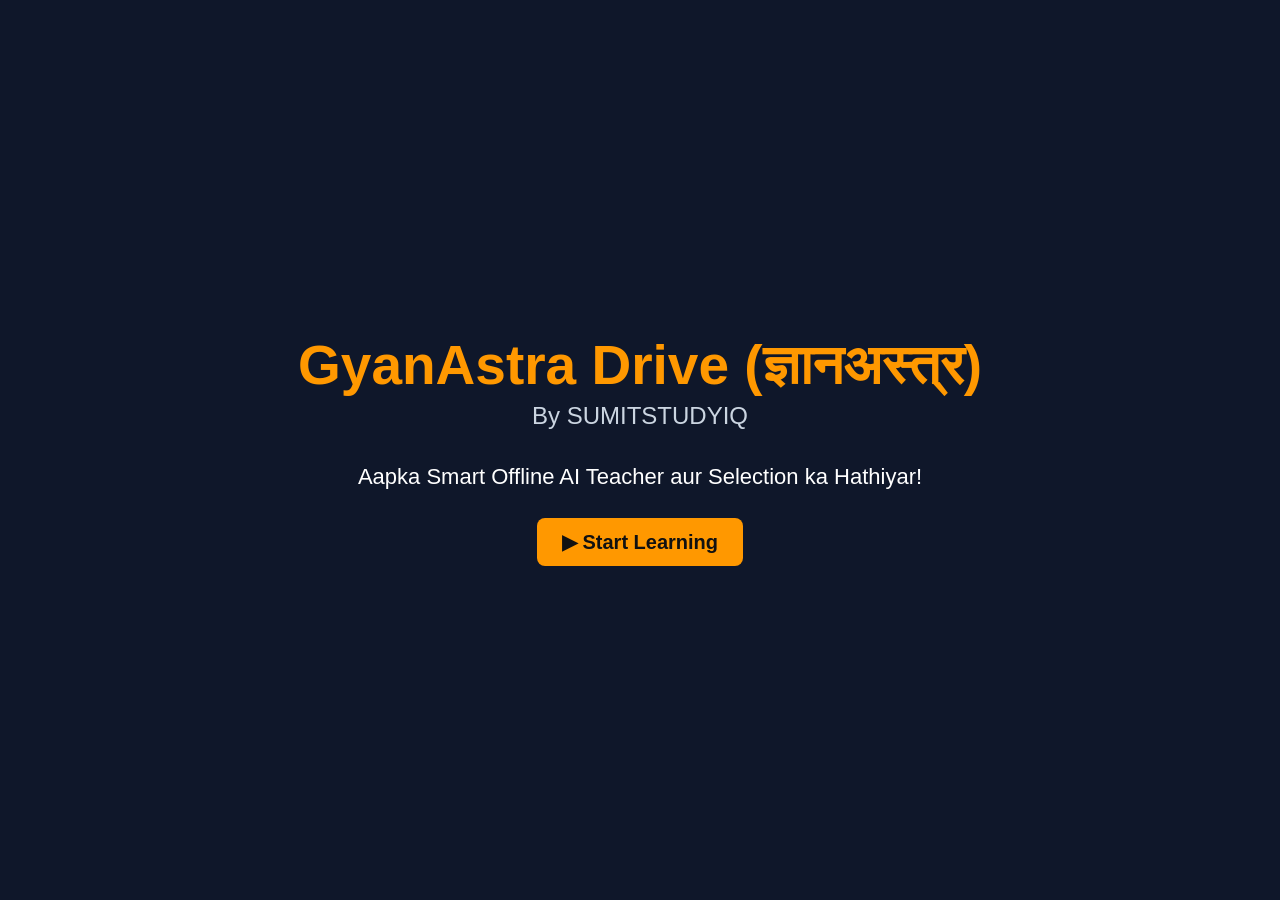
<file: index.html>
<!DOCTYPE html>
<html lang="en">
<head>
    <meta charset="UTF-8">

    <meta
        name="viewport"
        content="width=device-width, initial-scale=1.0"
    >

    <meta
        name="description"
        content="GyanAstra - Smart Learning Platform"
    >

    <meta name="theme-color" content="#0f172a">

    <title>GyanAstra Drive | SumitStudyIQ</title>

    <link rel="stylesheet" href="assets/css/style.css">
</head>

<body>

    <!-- Welcome Screen -->
    <main id="welcomeScreen">

        <h1 class="main-title">
            GyanAstra Drive (ज्ञानअस्त्र)
        </h1>

        <h2 class="sub-title">
            By SUMITSTUDYIQ
        </h2>

        <p class="tag-line">
            Aapka Smart Offline AI Teacher aur Selection ka Hathiyar!
        </p>

        <button
            type="button"
            class="btn-start"
            id="startLearningBtn"
        >
            ▶ Start Learning
        </button>

    </main>


    <!-- Loading Screen -->
    <section
        id="loadingScreen"
        aria-live="polite"
        aria-label="Loading GyanAstra"
    >

        <div
            class="logo-icon"
            aria-hidden="true"
        >
            🚀
        </div>

        <h1 class="app-title">
            GyanAstra
        </h1>

        <p class="loading-subtitle">
            Your Learning Platform
        </p>

        <div class="loading-box">

            <div
                class="loading-bar"
                id="rocketBar"
            ></div>

        </div>

        <div
            class="loading-text"
            id="statusText"
        >
            Initializing GyanAstra...
        </div>

    </section>


    <script src="./assets/js/app.js"></script>

</body>
</html>
</file>
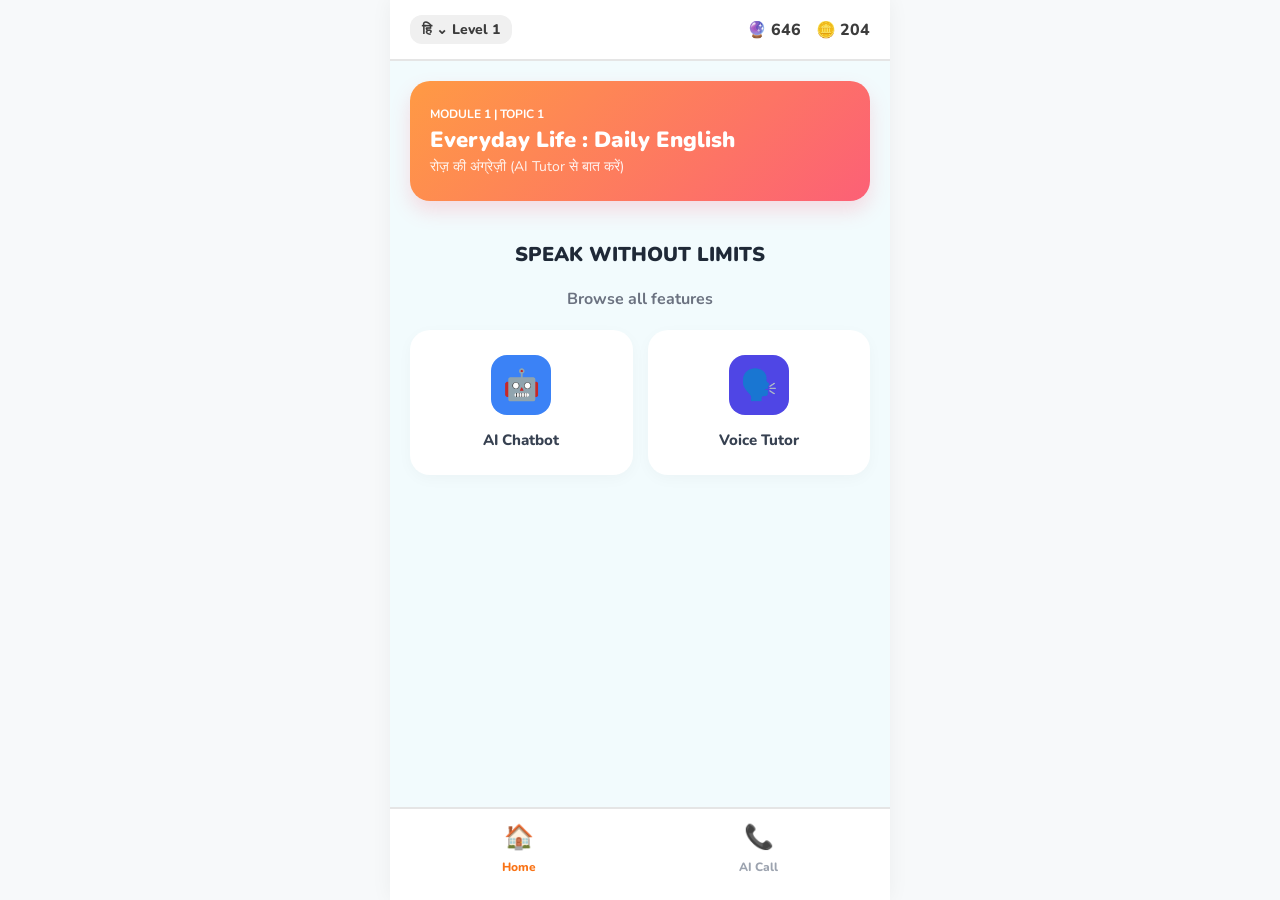
<file: ai-voice-intro.html>
<!DOCTYPE html>
<html lang="en">
<head>
    <meta charset="UTF-8">
    <meta name="viewport" content="width=device-width, initial-scale=1.0, maximum-scale=1.0, user-scalable=no">
    <title>GyanAstra - Premium UI & Working AI</title>
    <link href="https://fonts.googleapis.com/css2?family=Nunito:wght@400;600;700;800;900&display=swap" rel="stylesheet">
    <style>
        * { box-sizing: border-box; margin: 0; padding: 0; font-family: 'Nunito', sans-serif; user-select: none; -webkit-tap-highlight-color: transparent; }
        body { background: #f7f9fa; color: #3c3c3c; overflow: hidden; height: 100vh; display: flex; flex-direction: column; }
        
        .screen { display: none; flex-direction: column; height: 100vh; width: 100%; max-width: 500px; margin: 0 auto; position: relative; background: #ffffff; box-shadow: 0 0 20px rgba(0,0,0,0.05); }
        .screen.active { display: flex; animation: slideIn 0.3s ease; }
        @keyframes slideIn { from { opacity: 0; transform: translateX(20px); } to { opacity: 1; transform: translateX(0); } }

        /* Top Bar */
        .top-bar { display: flex; justify-content: space-between; align-items: center; padding: 15px 20px; background: #fff; border-bottom: 2px solid #e5e5e5; z-index: 10; }
        .lang-select { background: #f0f0f0; padding: 5px 12px; border-radius: 12px; font-weight: 800; font-size: 14px; }
        .stats-right { display: flex; gap: 15px; font-weight: 800; font-size: 16px; align-items: center; }
        .stat-icon { display: inline-flex; align-items: center; gap: 4px; }

        .dash-content { flex: 1; overflow-y: auto; padding: 20px; padding-bottom: 100px; background: #f2fbfd; }

        /* Module Header */
        .module-header {
            background: linear-gradient(135deg, #ff9a44, #fc6076);
            border-radius: 20px; padding: 25px 20px; color: white; margin-bottom: 30px;
            box-shadow: 0 10px 20px rgba(252, 96, 118, 0.2); cursor: pointer;
        }
        .module-subtitle { font-size: 12px; font-weight: 700; text-transform: uppercase; margin-bottom: 5px; }
        .module-title { font-size: 22px; font-weight: 900; line-height: 1.2; }
        .module-hindi { font-size: 14px; opacity: 0.9; margin-top: 4px; }

        /* Vertical Path */
        .path-container { position: relative; margin-left: 20px; padding-bottom: 20px; }
        .path-line { position: absolute; left: 32px; top: 0; bottom: 0; width: 4px; background: #fca5a5; z-index: 1; }
        
        .path-node { display: flex; align-items: center; gap: 15px; margin-bottom: 25px; position: relative; z-index: 2; cursor: pointer; }
        .node-icon-wrapper { position: relative; width: 68px; height: 68px; border-radius: 50%; background: white; border: 4px solid #ff9a44; display: grid; place-items: center; box-shadow: 0 4px 10px rgba(0,0,0,0.05); }
        .node-icon { font-size: 30px; }
        .node-check { position: absolute; bottom: -4px; right: -4px; background: #22c55e; color: white; width: 22px; height: 22px; border-radius: 50%; display: grid; place-items: center; font-size: 12px; border: 2px solid white; }
        
        .node-card { background: white; flex: 1; padding: 15px 20px; border-radius: 16px; box-shadow: 0 4px 15px rgba(0,0,0,0.04); border: 2px solid transparent; }
        .path-node.active .node-card { border-color: #ff9a44; }
        .node-title { font-size: 18px; font-weight: 800; color: #1f2937; }
        .node-subtitle { font-size: 13px; color: #6b7280; font-weight: 600; }

        /* Grid Categories */
        .section-title { text-align: center; font-size: 20px; font-weight: 900; color: #1f2937; margin: 40px 0 20px; }
        .grid-menu { display: grid; grid-template-columns: 1fr 1fr; gap: 15px; }
        .grid-item { background: white; border-radius: 20px; padding: 25px 15px; text-align: center; cursor: pointer; box-shadow: 0 4px 15px rgba(0,0,0,0.03); transition: 0.2s; }
        .grid-item:active { transform: translateY(4px); }
        .grid-icon { width: 60px; height: 60px; border-radius: 16px; display: grid; place-items: center; font-size: 30px; margin: 0 auto 15px; color: white; }
        .grid-title { font-size: 15px; font-weight: 800; color: #374151; }

        /* Bottom Nav */
        .bottom-nav { position: fixed; bottom: 0; left: 0; right: 0; max-width: 500px; margin: 0 auto; background: white; border-top: 2px solid #e5e5e5; display: flex; justify-content: space-around; padding: 12px 10px 25px; z-index: 100; }
        .nav-btn { background: none; border: none; display: flex; flex-direction: column; align-items: center; gap: 6px; color: #9ca3af; font-weight: 800; font-size: 12px; cursor: pointer; }
        .nav-btn i { font-size: 24px; font-style: normal; }
        .nav-btn.active { color: #f97316; }

        /* AI Chat Screen */
        .ai-chat-screen { background: #f0fdf4; flex: 1; display: flex; flex-direction: column; }
        .ai-chat-header { background: #22c55e; color: white; padding: 15px 20px; display: flex; align-items: center; gap: 15px; font-size: 20px; font-weight: 800; }
        .btn-close { background: none; border: none; color: white; font-size: 28px; cursor: pointer; }
        .chat-box { flex: 1; padding: 20px; overflow-y: auto; display: flex; flex-direction: column; gap: 15px; padding-bottom: 120px; }
        .msg { max-width: 80%; padding: 15px; border-radius: 16px; font-size: 16px; font-weight: 700; line-height: 1.4; }
        .msg-ai { background: white; border: 2px solid #e5e5e5; align-self: flex-start; color: #374151; }
        .msg-user { background: #22c55e; color: white; align-self: flex-end; }
        .ai-mic-area { position: fixed; bottom: 0; left: 0; right: 0; max-width: 500px; margin: 0 auto; background: white; padding: 20px; border-top: 2px solid #e5e5e5; text-align: center; z-index: 100; }
        .btn-mic-large { width: 70px; height: 70px; border-radius: 50%; background: #1cb0f6; border: none; border-bottom: 6px solid #1899d6; color: white; font-size: 28px; cursor: pointer; display: grid; place-items: center; margin: 0 auto; }
    </style>
</head>
<body>

    <!-- SCREEN 1: DASHBOARD -->
    <div id="screen-dashboard" class="screen active">
        <div class="top-bar">
            <div class="lang-select">हि ⌄ Level 1</div>
            <div class="stats-right">
                <div class="stat-icon">🔮 <span>646</span></div>
                <div class="stat-icon">🪙 <span>204</span></div>
            </div>
        </div>

        <div class="dash-content">
            <div class="module-header" onclick="openAIChat()">
                <div class="module-subtitle">MODULE 1 | TOPIC 1</div>
                <div class="module-title">Everyday Life : Daily English</div>
                <div class="module-hindi">रोज़ की अंग्रेज़ी (AI Tutor से बात करें)</div>
            </div>

            <div class="section-title">SPEAK WITHOUT LIMITS</div>
            <p style="text-align: center; color: #6b7280; margin-bottom: 20px; font-weight: 700;">Browse all features</p>
            
            <div class="grid-menu">
                <div class="grid-item" onclick="openAIChat()">
                    <div class="grid-icon" style="background:#3b82f6;">🤖</div><div class="grid-title">AI Chatbot</div>
                </div>
                <div class="grid-item" onclick="openAIChat()">
                    <div class="grid-icon" style="background:#4f46e5;">🗣️</div><div class="grid-title">Voice Tutor</div>
                </div>
            </div>
        </div>

        <div class="bottom-nav">
            <button class="nav-btn active" onclick="switchScreen('screen-dashboard')"><i>🏠</i>Home</button>
            <button class="nav-btn" onclick="openAIChat()"><i>📞</i>AI Call</button>
        </div>
    </div>

    <!-- SCREEN 2: AI CHAT SCREEN -->
    <div id="screen-ai" class="screen">
        <div class="ai-chat-screen">
            <div class="ai-chat-header">
                <button class="btn-close" onclick="switchScreen('screen-dashboard')">←</button>
                <span>GyanAstra AI Tutor</span>
            </div>
            
            <div class="chat-box" id="chat-history">
                <div class="msg msg-ai">🤖 Hello! I am your AI English Teacher. Type or use mic to chat with me!</div>
            </div>

            <div class="ai-mic-area">
                <p id="ai-mic-status" style="color:#6b7280; font-weight:800; margin-bottom:8px;">TAP MIC TO TALK</p>
                <button class="btn-mic-large" id="ai-mic-btn" onclick="toggleAIChatMic()">🎙️</button>
            </div>
        </div>
    </div>

    <script>
        const GEMINI_API_KEY = "YAHAN_APNI_API_KEY_PASTE_KAREIN"; // अपनी असली API Key यहाँ डालें

        function switchScreen(id) {
            document.querySelectorAll('.screen').forEach(s => s.classList.remove('active'));
            document.getElementById(id).classList.add('active');
            window.speechSynthesis.cancel();
        }

        function openAIChat() {
            switchScreen('screen-ai');
        }

        let aiSR;
        function toggleAIChatMic() {
            const SR = window.SpeechRecognition || window.webkitSpeechRecognition;
            if(!SR) return alert("Speech Recognition not supported in this browser!");

            if(!aiSR) {
                aiSR = new SR();
                aiSR.lang = 'en-US';
                aiSR.onresult = async (e) => {
                    let text = e.results[0][0].transcript;
                    document.getElementById('ai-mic-status').innerText = "TAP MIC TO TALK";
                    
                    appendChat('user', text);
                    let reply = await callGeminiAI(text);
                    appendChat('ai', reply);
                    speakText(reply);
                };
            }

            aiSR.start();
            document.getElementById('ai-mic-status').innerText = "Listening...";
        }

        async function callGeminiAI(userText) {
            if(GEMINI_API_KEY === "AQ.Ab8RN6LLgQaccWuoSsG8DrJxWIK_r0XpP1QpxhNT62pm4FbwvA" || GEMINI_API_KEY === "") {
                return "Please put your Gemini API key in the code first.";
            }

            const prompt = `You are a friendly Spoken English Teacher. The user said: "${userText}". Keep your reply under 2 sentences, correct grammar if wrong, and encourage them.`;
            try {
                const res = await fetch(`https://generativelanguage.googleapis.com/v1beta/models/gemini-1.5-flash:generateContent?key=${GEMINI_API_KEY}`, {
                    method: "POST", headers: { "Content-Type": "application/json" },
                    body: JSON.stringify({ contents: [{ parts: [{ text: prompt }] }] })
                });
                const data = await res.json();
                return data.candidates[0].content.parts[0].text;
            } catch(e) {
                return "Network error. Please check your internet connection.";
            }
        }

        function appendChat(role, text) {
            const box = document.getElementById('chat-history');
            let div = document.createElement('div');
            div.className = `msg msg-${role}`;
            div.innerText = (role === 'ai' ? '🤖 ' : '') + text;
            box.appendChild(div);
            box.scrollTop = box.scrollHeight;
        }

        function speakText(text) {
            if('speechSynthesis' in window) {
                window.speechSynthesis.cancel();
                let u = new SpeechSynthesisUtterance(text);
                u.lang = 'en-US'; u.rate = 0.9;
                window.speechSynthesis.speak(u);
            }
        }
    </script>
</body>
</html>
</file>
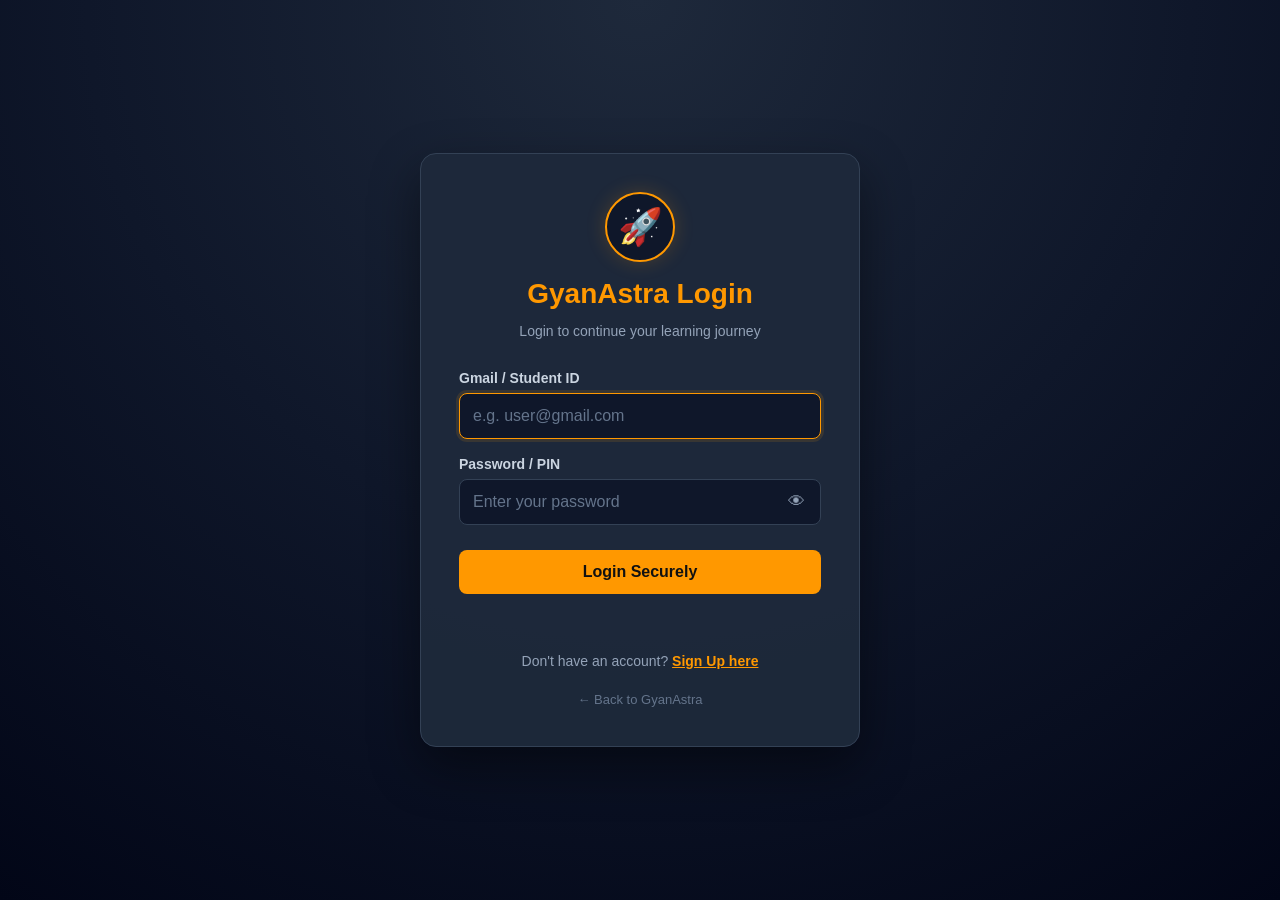
<file: categories.html>
<!DOCTYPE html>
<html lang="en">

<head>

    <meta charset="UTF-8">

    <meta
        name="viewport"
        content="width=device-width, initial-scale=1.0"
    >

    <meta
        name="description"
        content="GyanAstra Learning Categories"
    >

    <meta
        name="theme-color"
        content="#0f172a"
    >

    <title>Categories | GyanAstra</title>

    <link
        rel="stylesheet"
        href="./assets/css/categories.css"
    >

</head>


<body>

    <!-- =========================================
         APP HEADER
    ========================================== -->

    <header class="app-header">

        <div class="header-left">

            <button
                type="button"
                class="mobile-menu-btn"
                id="mobileMenuBtn"
                aria-label="Open menu"
            >
                ☰
            </button>

            <a
                href="./categories.html"
                class="brand"
            >
                <span class="brand-icon">🚀</span>

                <span>
                    <strong>GyanAstra</strong>
                    <small>SUMITSTUDYIQ</small>
                </span>
            </a>

        </div>


        <div class="header-actions">

            <button
                type="button"
                class="header-btn"
                id="notificationBtn"
                aria-label="Notifications"
            >
                🔔
            </button>

            <button
                type="button"
                class="profile-mini"
                id="profileBtn"
            >
                <span id="profileInitial">S</span>
            </button>

        </div>

    </header>


    <!-- =========================================
         APP LAYOUT
    ========================================== -->

    <div class="app-layout">


        <!-- =====================================
             SIDEBAR
        ====================================== -->

        <aside
            class="sidebar"
            id="sidebar"
        >

            <div class="sidebar-profile">

                <div
                    class="profile-avatar"
                    id="profileAvatar"
                >
                    S
                </div>

                <div class="profile-info">

                    <strong id="studentName">
                        Student
                    </strong>

                    <span>
                        Learner
                    </span>

                </div>

            </div>


            <nav class="main-nav">

                <a
                    href="./categories.html"
                    class="nav-item active"
                >
                    <span>🏠</span>
                    <span>Home</span>
                </a>


                <a
                    href="./courses.html"
                    class="nav-item"
                >
                    <span>📚</span>
                    <span>My Courses</span>
                </a>


                <a
                    href="#progress"
                    class="nav-item"
                >
                    <span>📊</span>
                    <span>My Progress</span>
                </a>


                <a
                    href="#practice"
                    class="nav-item"
                >
                    <span>🧠</span>
                    <span>Practice</span>
                </a>


                <a
                    href="#library"
                    class="nav-item"
                >
                    <span>📖</span>
                    <span>E-Library</span>
                </a>


                <a
                    href="./ai-voice-intro.html"
                    class="nav-item ai-nav"
                >
                    <span>🤖</span>
                    <span>AI Teacher</span>
                </a>

            </nav>


            <div class="sidebar-bottom">

                <button
                    type="button"
                    class="logout-btn"
                    id="logoutBtn"
                >
                    🚪 Logout
                </button>

            </div>

        </aside>


        <!-- =====================================
             MAIN CONTENT
        ====================================== -->

        <main class="main-content">


            <!-- =================================
                 WELCOME
            ================================== -->

            <section class="welcome-section">

                <div>

                    <span class="welcome-label">
                        WELCOME BACK 👋
                    </span>

                    <h1>
                        Hello,
                        <span id="welcomeName">
                            Student
                        </span>
                    </h1>

                    <p>
                        Aaj kya seekhna hai?
                        Apni learning journey continue karein.
                    </p>

                </div>


                <div class="daily-goal">

                    <div class="goal-icon">
                        🎯
                    </div>

                    <div>

                        <span>
                            Daily Goal
                        </span>

                        <strong>
                            <span id="dailyXP">
                                0
                            </span>
                            / 50 XP
                        </strong>

                    </div>

                </div>

            </section>


            <!-- =================================
                 STATS
            ================================== -->

            <section class="stats-grid">

                <div class="stat-card">

                    <div class="stat-icon orange">
                        🔥
                    </div>

                    <div>

                        <span>
                            Streak
                        </span>

                        <strong>
                            <span id="streakCount">
                                0
                            </span>
                            Days
                        </strong>

                    </div>

                </div>


                <div class="stat-card">

                    <div class="stat-icon blue">
                        ⭐
                    </div>

                    <div>

                        <span>
                            Total XP
                        </span>

                        <strong>
                            <span id="totalXP">
                                0
                            </span>
                        </strong>

                    </div>

                </div>


                <div class="stat-card">

                    <div class="stat-icon green">
                        📚
                    </div>

                    <div>

                        <span>
                            Courses
                        </span>

                        <strong>
                            <span id="courseCount">
                                0
                            </span>
                        </strong>

                    </div>

                </div>


                <div class="stat-card">

                    <div class="stat-icon purple">
                        🏆
                    </div>

                    <div>

                        <span>
                            Level
                        </span>

                        <strong>
                            <span id="studentLevel">
                                1
                            </span>
                        </strong>

                    </div>

                </div>

            </section>


            <!-- =================================
                 SECTION TITLE
            ================================== -->

            <section class="section-header">

                <div>

                    <span class="section-label">
                        LEARNING PATH
                    </span>

                    <h2>
                        Choose Your Learning
                    </h2>

                </div>


                <div class="search-box">

                    <span>
                        🔍
                    </span>

                    <input
                        type="search"
                        id="categorySearch"
                        placeholder="Search categories..."
                        autocomplete="off"
                    >

                </div>

            </section>


            <!-- =================================
                 CATEGORY GRID
            ================================== -->

            <section
                class="category-grid"
                id="categoryGrid"
            >


                <!-- UPSC FOUNDATION -->

                <article
                    class="category-card featured"
                    data-search="upsc foundation civil services gs foundation"
                >

                    <div class="card-top">

                        <div class="category-icon">
                            🎯
                        </div>

                        <span class="badge">
                            START HERE
                        </span>

                    </div>

                    <h3>
                        UPSC Foundation
                    </h3>

                    <p>
                        UPSC Civil Services की complete
                        foundation preparation शुरू करें।
                    </p>

                    <div class="card-meta">

                        <span>
                            📚 Multiple Courses
                        </span>

                        <span>
                            🎓 Beginner
                        </span>

                    </div>

                    <a
                        href="./courses.html?category=upsc-foundation"
                        class="card-btn"
                    >
                        Start Learning →
                    </a>

                </article>


                <!-- GS -->

                <article
                    class="category-card"
                    data-search="gs general studies general study polity history geography economy"
                >

                    <div class="card-top">

                        <div class="category-icon">
                            📖
                        </div>

                        <span class="badge blue-badge">
                            GS
                        </span>

                    </div>

                    <h3>
                        General Studies
                    </h3>

                    <p>
                        History, Geography, Polity,
                        Economy और Environment पढ़ें।
                    </p>

                    <div class="card-meta">

                        <span>
                            📚 GS Papers
                        </span>

                        <span>
                            🎯 UPSC
                        </span>

                    </div>

                    <a
                        href="./courses.html?category=general-studies"
                        class="card-btn"
                    >
                        Explore GS →
                    </a>

                </article>


                <!-- CURRENT AFFAIRS -->

                <article
                    class="category-card"
                    data-search="current affairs news daily current affairs newspaper"
                >

                    <div class="card-top">

                        <div class="category-icon">
                            📰
                        </div>

                        <span class="badge green-badge">
                            DAILY
                        </span>

                    </div>

                    <h3>
                        Current Affairs
                    </h3>

                    <p>
                        Daily current affairs,
                        important news और analysis।
                    </p>

                    <div class="card-meta">

                        <span>
                            📰 Daily
                        </span>

                        <span>
                            ⚡ Updated
                        </span>

                    </div>

                    <a
                        href="./courses.html?category=current-affairs"
                        class="card-btn"
                    >
                        Read Today →
                    </a>

                </article>


                <!-- MCQ -->

                <article
                    class="category-card"
                    data-search="mcq practice quiz questions answer test"
                >

                    <div class="card-top">

                        <div class="category-icon">
                            🧠
                        </div>

                        <span class="badge purple-badge">
                            PRACTICE
                        </span>

                    </div>

                    <h3>
                        MCQ Practice
                    </h3>

                    <p>
                        UPSC level MCQs solve करें और
                        अपनी preparation test करें।
                    </p>

                    <div class="card-meta">

                        <span>
                            📝 Practice
                        </span>

                        <span>
                            🏆 Score
                        </span>

                    </div>

                    <a
                        href="./courses.html?category=mcq"
                        class="card-btn"
                    >
                        Practice Now →
                    </a>

                </article>


                <!-- OPTIONAL -->

                <article
                    class="category-card"
                    data-search="optional subject optional subjects upsc sociology geography hindi"
                >

                    <div class="card-top">

                        <div class="category-icon">
                            🎓
                        </div>

                        <span class="badge orange-badge">
                            OPTIONAL
                        </span>

                    </div>

                    <h3>
                        Optional Subjects
                    </h3>

                    <p>
                        अपने UPSC optional subject की
                        preparation शुरू करें।
                    </p>

                    <div class="card-meta">

                        <span>
                            📚 Subjects
                        </span>

                        <span>
                            🎯 Advanced
                        </span>

                    </div>

                    <a
                        href="./courses.html?category=optional"
                        class="card-btn"
                    >
                        View Subjects →
                    </a>

                </article>


                <!-- TEST SERIES -->

                <article
                    class="category-card"
                    data-search="test series mock test upsc test exam"
                >

                    <div class="card-top">

                        <div class="category-icon">
                            🏆
                        </div>

                        <span class="badge red-badge">
                            TEST
                        </span>

                    </div>

                    <h3>
                        Test Series
                    </h3>

                    <p>
                        Full length tests और mock exams
                        देकर अपनी तैयारी check करें।
                    </p>

                    <div class="card-meta">

                        <span>
                            📝 Tests
                        </span>

                        <span>
                            📊 Ranking
                        </span>

                    </div>

                    <a
                        href="./courses.html?category=test-series"
                        class="card-btn"
                    >
                        Take Test →
                    </a>

                </article>


                <!-- E-LIBRARY -->

                <article
                    class="category-card"
                    data-search="library ebook pdf books notes study material"
                >

                    <div class="card-top">

                        <div class="category-icon">
                            📚
                        </div>

                        <span class="badge blue-badge">
                            LIBRARY
                        </span>

                    </div>

                    <h3>
                        E-Library
                    </h3>

                    <p>
                        Books, PDFs, notes और study
                        material एक जगह पाएँ।
                    </p>

                    <div class="card-meta">

                        <span>
                            📕 Books
                        </span>

                        <span>
                            📄 PDFs
                        </span>

                    </div>

                    <a
                        href="#library"
                        class="card-btn"
                    >
                        Open Library →
                    </a>

                </article>


                <!-- AI TEACHER -->

                <article
                    class="category-card ai-card"
                    data-search="ai teacher artificial intelligence voice teacher doubt tutor"
                >

                    <div class="card-top">

                        <div class="category-icon">
                            🤖
                        </div>

                        <span class="badge ai-badge">
                            AI
                        </span>

                    </div>

                    <h3>
                        AI Teacher
                    </h3>

                    <p>
                        AI Teacher से बात करें,
                        सवाल पूछें और अपनी learning
                        personalize करें।
                    </p>

                    <div class="card-meta">

                        <span>
                            🎙️ Voice
                        </span>

                        <span>
                            🧠 AI
                        </span>

                    </div>

                    <a
                        href="./ai-voice-intro.html"
                        class="card-btn"
                    >
                        Meet AI Teacher →
                    </a>

                </article>


                <!-- NO RESULT -->

                <div
                    class="no-results hidden"
                    id="noResults"
                >

                    <div>
                        🔍
                    </div>

                    <h3>
                        Category नहीं मिली
                    </h3>

                    <p>
                        Search बदलकर फिर कोशिश करें।
                    </p>

                </div>

            </section>


            <!-- =================================
                 QUICK AI SECTION
            ================================== -->

            <section class="ai-banner">

                <div class="ai-banner-icon">
                    🤖
                </div>

                <div class="ai-banner-content">

                    <span>
                        YOUR PERSONAL AI TEACHER
                    </span>

                    <h2>
                        Doubt है? AI Teacher से पूछो!
                    </h2>

                    <p>
                        Concept समझें, questions पूछें और
                        अपनी preparation को smart बनाएं।
                    </p>

                </div>

                <a
                    href="./ai-voice-intro.html"
                    class="ai-banner-btn"
                >
                    Start AI Teacher →
                </a>

            </section>


        </main>

    </div>


    <!-- Mobile overlay -->

    <div
        class="sidebar-overlay"
        id="sidebarOverlay"
    ></div>


    <script
        src="./assets/js/categories.js"
    ></script>

</body>

</html>
</file>
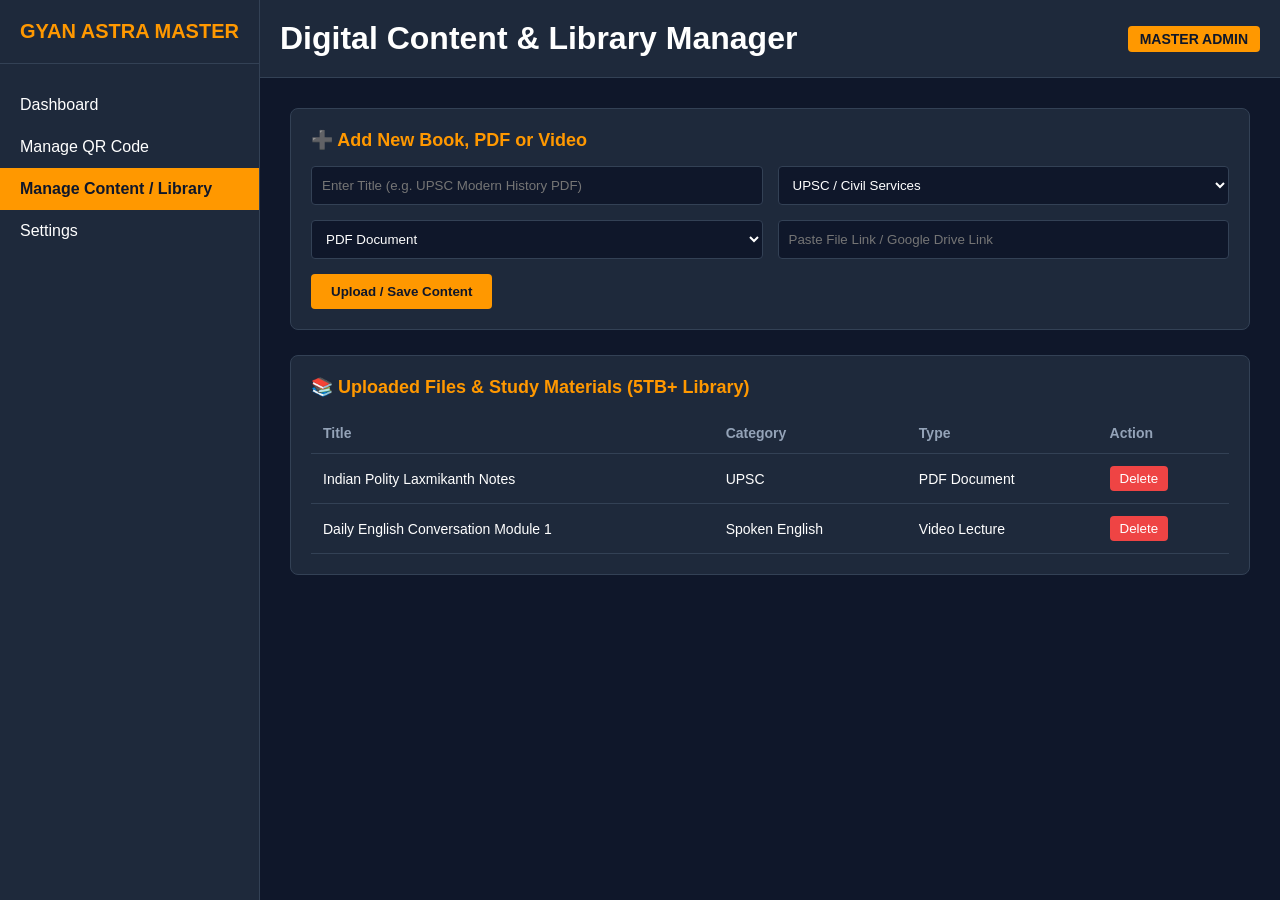
<file: content.html>
<!DOCTYPE html>
<html lang="en">
<head>
    <meta charset="UTF-8">
    <meta name="viewport" content="width=device-width, initial-scale=1.0">
    <title>GyanAstra Master | Manage Content</title>
    <style>
        * {
            margin: 0;
            padding: 0;
            box-sizing: border-box;
            font-family: 'Segoe UI', Tahoma, Geneva, Verdana, sans-serif;
        }
        body {
            background-color: #0f172a;
            color: #ffffff;
            height: 100vh;
            overflow: hidden;
            display: flex;
        }
        .sidebar {
            width: 260px;
            background-color: #1e293b;
            border-right: 1px solid #334155;
            display: flex;
            flex-direction: column;
            flex-shrink: 0;
        }
        .sidebar-brand {
            padding: 20px;
            font-size: 20px;
            font-weight: bold;
            color: #ff9800;
            border-bottom: 1px solid #334155;
            text-align: center;
        }
        .sidebar-menu {
            list-style: none;
            padding: 20px 0;
        }
        .sidebar-menu li {
            transition: 0.3s;
        }
        .sidebar-menu li a {
            color: #fff;
            text-decoration: none;
            display: block;
            padding: 12px 20px;
        }
        .sidebar-menu li:hover, .sidebar-menu li.active {
            background-color: #ff9800;
        }
        .sidebar-menu li:hover a, .sidebar-menu li.active a {
            color: #0f172a;
            font-weight: bold;
        }
        .main-content {
            flex: 1;
            display: flex;
            flex-direction: column;
            overflow-y: auto;
        }
        .header {
            padding: 20px;
            background-color: #1e293b;
            border-bottom: 1px solid #334155;
            display: flex;
            justify-content: space-between;
            align-items: center;
        }
        .admin-badge {
            background-color: #ff9800;
            color: #0f172a;
            padding: 5px 12px;
            border-radius: 4px;
            font-weight: bold;
            font-size: 14px;
        }
        .dashboard-body {
            padding: 30px;
        }
        .form-box, .table-section {
            background-color: #1e293b;
            padding: 20px;
            border-radius: 8px;
            border: 1px solid #334155;
            margin-bottom: 25px;
        }
        .form-box h2, .table-section h2 {
            margin-bottom: 15px;
            font-size: 18px;
            color: #ff9800;
        }
        .form-grid {
            display: grid;
            grid-template-columns: 1fr 1fr;
            gap: 15px;
            margin-bottom: 15px;
        }
        input, select {
            width: 100%;
            padding: 10px;
            background-color: #0f172a;
            border: 1px solid #334155;
            color: #fff;
            border-radius: 4px;
            outline: none;
        }
        .btn {
            background-color: #ff9800;
            color: #0f172a;
            border: none;
            padding: 10px 20px;
            font-weight: bold;
            border-radius: 4px;
            cursor: pointer;
        }
        table {
            width: 100%;
            border-collapse: collapse;
            text-align: left;
            margin-top: 10px;
        }
        th, td {
            padding: 12px;
            border-bottom: 1px solid #334155;
            font-size: 14px;
        }
        th {
            color: #94a3b8;
        }
    </style>
</head>
<body>

    <div class="sidebar">
        <div class="sidebar-brand">GYAN ASTRA MASTER</div>
        <ul class="sidebar-menu">
            <li><a href="index.html">Dashboard</a></li>
            <li><a href="index.html">Manage QR Code</a></li>
            <li class="active"><a href="content.html">Manage Content / Library</a></li>
            <li><a href="settings.html">Settings</a></li>
        </ul>
    </div>

    <div class="main-content">
        <div class="header">
            <h1>Digital Content & Library Manager</h1>
            <div class="admin-badge">MASTER ADMIN</div>
        </div>

        <div class="dashboard-body">
            <!-- Add New File Form -->
            <div class="form-box">
                <h2>➕ Add New Book, PDF or Video</h2>
                <div class="form-grid">
                    <input type="text" id="fileTitle" placeholder="Enter Title (e.g. UPSC Modern History PDF)">
                    <select id="fileCategory">
                        <option value="UPSC">UPSC / Civil Services</option>
                        <option value="SSC">SSC & State Exams</option>
                        <option value="Spoken English">Spoken English & Audio</option>
                        <option value="E-Book">General E-Books</option>
                    </select>
                </div>
                <div class="form-grid">
                    <select id="fileType">
                        <option value="PDF Document">PDF Document</option>
                        <option value="Video Lecture">Video Lecture</option>
                        <option value="Audio File">Audio File</option>
                    </select>
                    <input type="text" id="fileUrl" placeholder="Paste File Link / Google Drive Link">
                </div>
                <button class="btn" onclick="alert('Content Added to Library Successfully!')">Upload / Save Content</button>
            </div>

            <!-- Content List Table -->
            <div class="table-section">
                <h2>📚 Uploaded Files & Study Materials (5TB+ Library)</h2>
                <table>
                    <thead>
                        <tr>
                            <th>Title</th>
                            <th>Category</th>
                            <th>Type</th>
                            <th>Action</th>
                        </tr>
                    </thead>
                    <tbody>
                        <tr>
                            <td>Indian Polity Laxmikanth Notes</td>
                            <td>UPSC</td>
                            <td>PDF Document</td>
                            <td><button style="background: #ef4444; color:#fff; border:none; padding:5px 10px; border-radius:4px; cursor:pointer;">Delete</button></td>
                        </tr>
                        <tr>
                            <td>Daily English Conversation Module 1</td>
                            <td>Spoken English</td>
                            <td>Video Lecture</td>
                            <td><button style="background: #ef4444; color:#fff; border:none; padding:5px 10px; border-radius:4px; cursor:pointer;">Delete</button></td>
                        </tr>
                    </tbody>
                </table>
            </div>
        </div>
    </div>

</body>
</html>
</file>
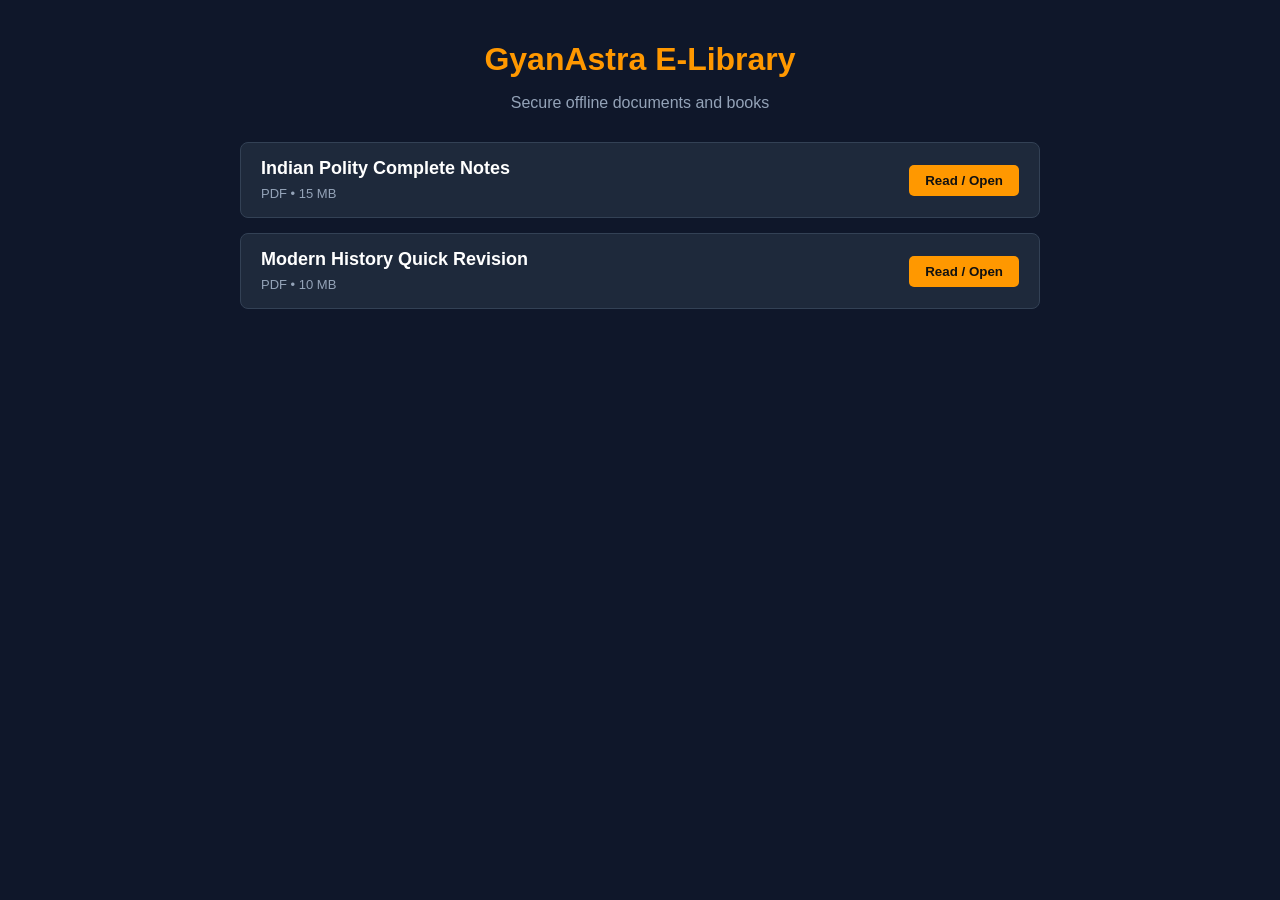
<file: e-library.html>
<!DOCTYPE html>
<html lang="en">
<head>
    <meta charset="UTF-8">
    <meta name="viewport" content="width=device-width, initial-scale=1.0">
    <title>E-Library | GyanAstra Drive</title>
    <style>
        body {
            margin: 0;
            padding: 20px;
            background-color: #0f172a;
            color: #ffffff;
            font-family: 'Segoe UI', Tahoma, Geneva, Verdana, sans-serif;
            min-height: 100vh;
            box-sizing: border-box;
        }
        h1 { color: #ff9800; text-align: center; margin-bottom: 10px; }
        .subtitle { text-align: center; color: #94a3b8; margin-bottom: 30px; }
        
        .book-list {
            max-width: 800px;
            margin: 0 auto;
            display: flex;
            flex-direction: column;
            gap: 15px;
        }
        .book-item {
            background: #1e293b;
            padding: 15px 20px;
            border-radius: 8px;
            display: flex;
            justify-content: space-between;
            align-items: center;
            border: 1px solid #334155;
        }
        .book-info h4 { margin: 0 0 5px 0; color: white; font-size: 18px; }
        .book-info span { font-size: 13px; color: #94a3b8; }
        .btn-download {
            background: #ff9800;
            color: #111;
            border: none;
            padding: 8px 16px;
            font-weight: bold;
            border-radius: 5px;
            cursor: pointer;
            transition: 0.2s;
        }
        .btn-download:hover { background: #e68a00; }

        @media screen and (max-width: 600px) {
            .book-item { flex-direction: column; align-items: flex-start; gap: 10px; }
            .btn-download { width: 100%; text-align: center; }
        }
    </style>
</head>
<body>
    <h1>GyanAstra E-Library</h1>
    <p class="subtitle">Secure offline documents and books</p>

    <div class="book-list">
        <div class="book-item">
            <div class="book-info">
                <h4>Indian Polity Complete Notes</h4>
                <span>PDF • 15 MB</span>
            </div>
            <button class="btn-download" onclick="alert('Opening Document...')">Read / Open</button>
        </div>
        <div class="book-item">
            <div class="book-info">
                <h4>Modern History Quick Revision</h4>
                <span>PDF • 10 MB</span>
            </div>
            <button class="btn-download" onclick="alert('Opening Document...')">Read / Open</button>
        </div>
    </div>
</body>
</html>
</file>
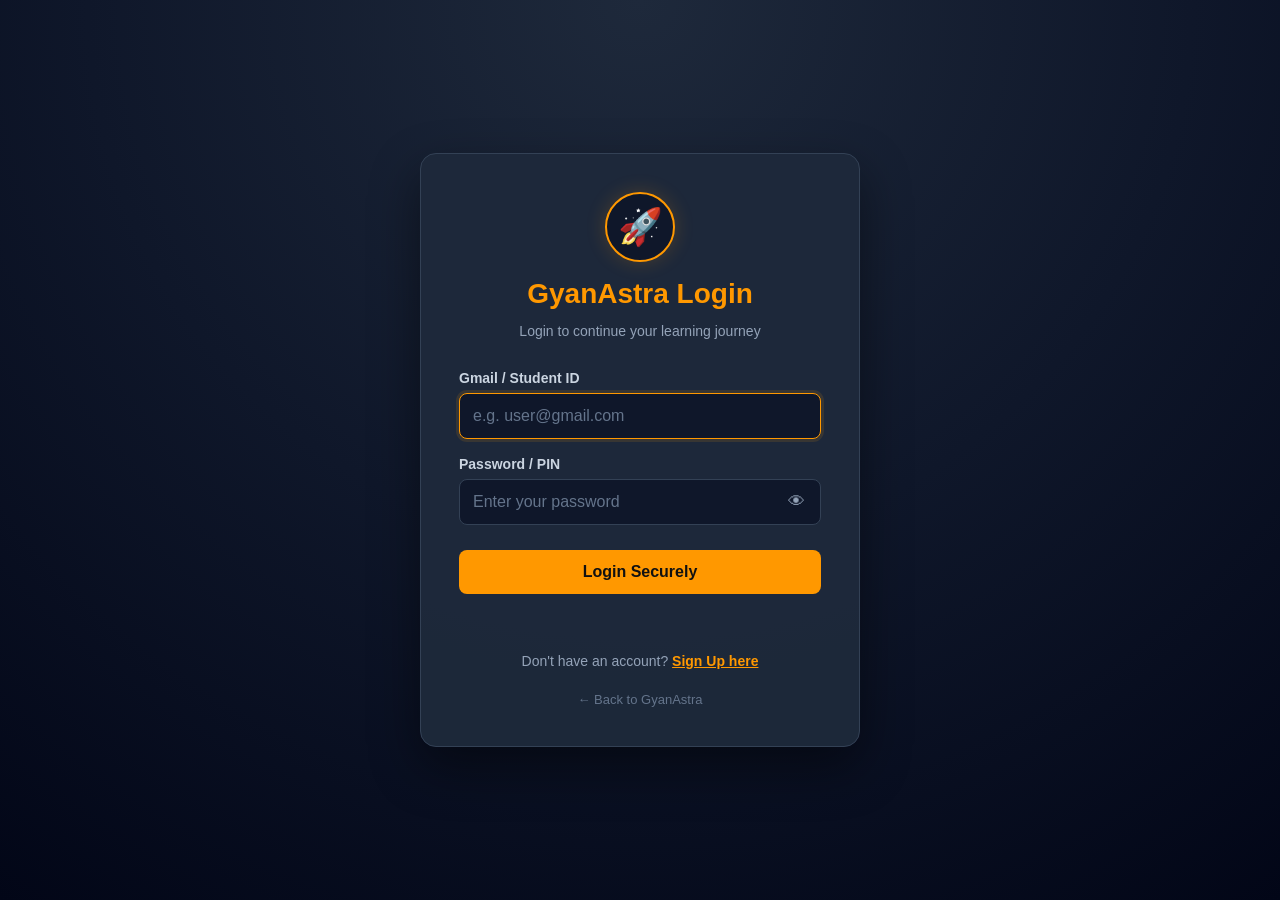
<file: login.html>
<!DOCTYPE html>
<html lang="en">

<head>

    <meta charset="UTF-8">

    <meta
        name="viewport"
        content="width=device-width, initial-scale=1.0"
    >

    <meta
        name="description"
        content="GyanAstra Drive Login and Sign Up"
    >

    <meta
        name="theme-color"
        content="#0f172a"
    >

    <title>Login & Sign Up | GyanAstra Drive</title>

    <!-- Login CSS -->
    <link
        rel="stylesheet"
        href="./assets/css/login.css"
    >

</head>


<body>

    <main class="login-card">

        <!-- =====================================
             LOGO
        ====================================== -->

        <div
            class="logo"
            aria-hidden="true"
        >
            🚀
        </div>


        <!-- =====================================
             LOGIN SECTION
        ====================================== -->

        <section id="loginSection">

            <h2>
                GyanAstra Login
            </h2>

            <p class="form-subtitle">
                Login to continue your learning journey
            </p>


            <!-- Email / Student ID -->

            <div class="input-group">

                <label for="loginEmail">
                    Gmail / Student ID
                </label>

                <input
                    type="text"
                    id="loginEmail"
                    placeholder="e.g. user@gmail.com"
                    autocomplete="username"
                    maxlength="100"
                >

            </div>


            <!-- Password -->

            <div class="input-group">

                <label for="loginPass">
                    Password / PIN
                </label>

                <div class="password-wrapper">

                    <input
                        type="password"
                        id="loginPass"
                        placeholder="Enter your password"
                        autocomplete="current-password"
                        maxlength="100"
                    >

                    <button
                        type="button"
                        class="password-toggle"
                        id="loginPasswordToggle"
                        aria-label="Show password"
                    >
                        👁
                    </button>

                </div>

            </div>


            <!-- Login Button -->

            <button
                type="button"
                class="btn-action"
                id="loginBtn"
            >
                Login Securely
            </button>


            <!-- Login Status -->

            <div
                id="loginStatus"
                class="status-message"
                aria-live="polite"
            ></div>


            <!-- Switch To Signup -->

            <div class="switch-text">

                Don't have an account?

                <button
                    type="button"
                    class="switch-button"
                    id="showSignupBtn"
                >
                    Sign Up here
                </button>

            </div>

        </section>


        <!-- =====================================
             SIGNUP SECTION
        ====================================== -->

        <section
            id="signupSection"
            class="hidden"
        >

            <h2>
                Create Account
            </h2>

            <p class="form-subtitle">
                Create your GyanAstra student account
            </p>


            <!-- Full Name -->

            <div class="input-group">

                <label for="signupName">
                    Full Name
                </label>

                <input
                    type="text"
                    id="signupName"
                    placeholder="e.g. Aman Kumar"
                    autocomplete="name"
                    maxlength="80"
                >

            </div>


            <!-- Email -->

            <div class="input-group">

                <label for="signupEmail">
                    Gmail Address
                </label>

                <input
                    type="email"
                    id="signupEmail"
                    placeholder="e.g. aman@gmail.com"
                    autocomplete="email"
                    maxlength="100"
                >

            </div>


            <!-- Password -->

            <div class="input-group">

                <label for="signupPass">
                    Create Password
                </label>

                <div class="password-wrapper">

                    <input
                        type="password"
                        id="signupPass"
                        placeholder="Minimum 6 characters"
                        autocomplete="new-password"
                        maxlength="100"
                    >

                    <button
                        type="button"
                        class="password-toggle"
                        id="signupPasswordToggle"
                        aria-label="Show password"
                    >
                        👁
                    </button>

                </div>

            </div>


            <!-- Confirm Password -->

            <div class="input-group">

                <label for="signupConfirmPass">
                    Confirm Password
                </label>

                <div class="password-wrapper">

                    <input
                        type="password"
                        id="signupConfirmPass"
                        placeholder="Re-enter your password"
                        autocomplete="new-password"
                        maxlength="100"
                    >

                    <button
                        type="button"
                        class="password-toggle"
                        id="confirmPasswordToggle"
                        aria-label="Show password"
                    >
                        👁
                    </button>

                </div>

            </div>


            <!-- Signup Button -->

            <button
                type="button"
                class="btn-action"
                id="signupBtn"
            >
                Register & Sign Up
            </button>


            <!-- Signup Status -->

            <div
                id="signupStatus"
                class="status-message"
                aria-live="polite"
            ></div>


            <!-- Switch To Login -->

            <div class="switch-text">

                Already have an account?

                <button
                    type="button"
                    class="switch-button"
                    id="showLoginBtn"
                >
                    Login here
                </button>

            </div>

        </section>


        <!-- =====================================
             BACK TO HOME
        ====================================== -->

        <a
            href="./index.html"
            class="back-home"
        >
            ← Back to GyanAstra
        </a>

    </main>


    <!-- Authentication JavaScript -->
    <script src="./assets/js/auth.js"></script>

</body>

</html>
</file>
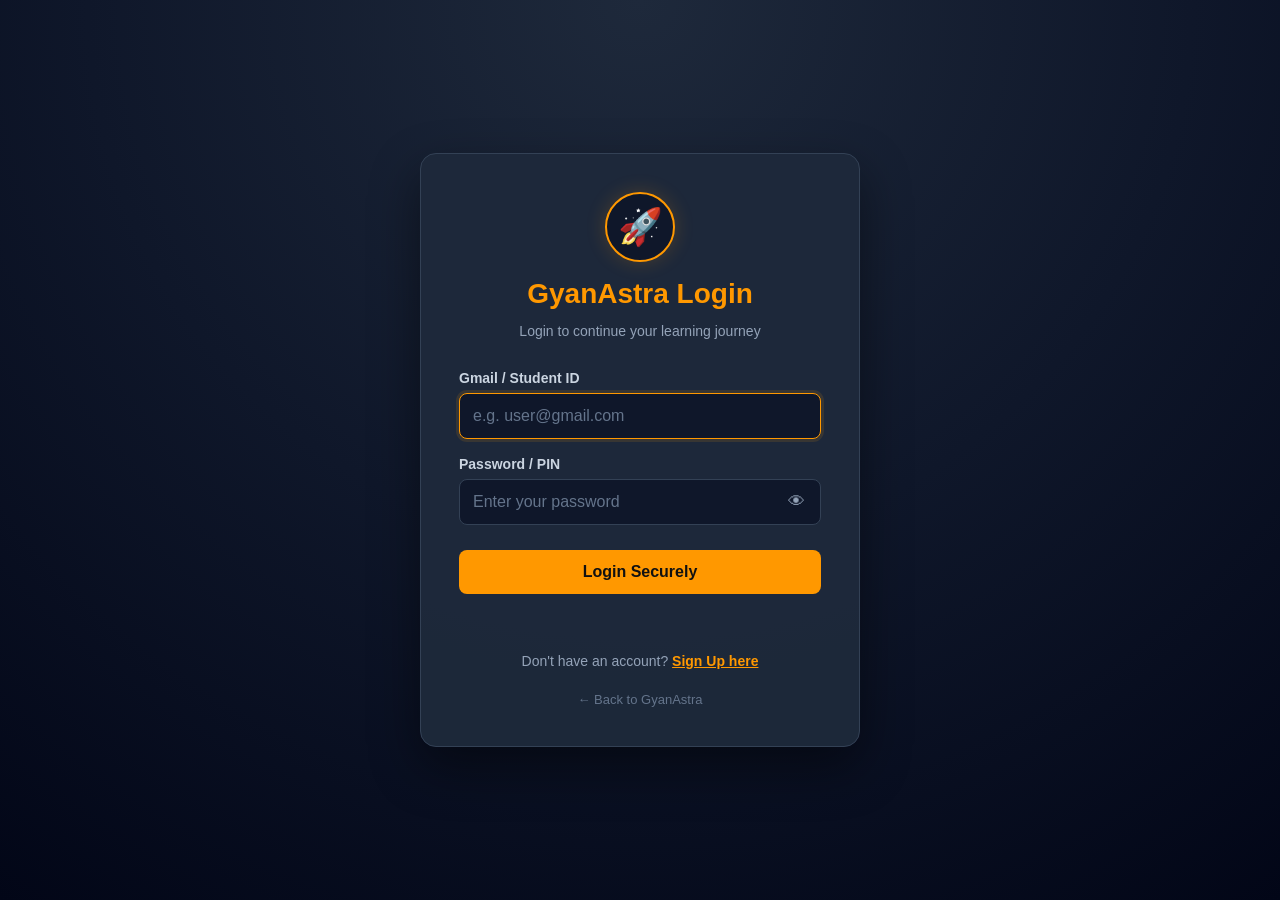
<file: subject.html>
<!DOCTYPE html>
<html lang="en">

<head>

    <meta charset="UTF-8">

    <meta
        name="viewport"
        content="width=device-width, initial-scale=1.0"
    >

    <meta
        name="description"
        content="GyanAstra Subject Lessons"
    >

    <title>Subject | GyanAstra</title>

    <link
        rel="stylesheet"
        href="./assets/css/subject.css"
    >

</head>


<body>


<!-- =========================================
     TOPBAR
     ========================================= -->

<header class="topbar">

    <div class="top-left">

        <a
            href="#"
            id="backButton"
            class="back-btn"
            aria-label="Back"
        >
            ←
        </a>


        <div class="brand">

            <span class="brand-icon">
                🚀
            </span>

            <div>

                <strong>
                    GyanAstra
                </strong>

                <small>
                    SUMITSTUDYIQ
                </small>

            </div>

        </div>

    </div>


    <div class="top-actions">

        <button
            id="notificationBtn"
            type="button"
            aria-label="Notifications"
        >
            🔔
        </button>


        <div
            class="user-avatar"
            id="userAvatar"
        >
            S
        </div>

    </div>

</header>



<!-- =========================================
     MAIN
     ========================================= -->

<main class="page">


    <!-- =====================================
         SUBJECT HERO
         ===================================== -->

    <section class="subject-hero">

        <div class="subject-hero-content">

            <span
                class="eyebrow"
                id="courseName"
            >
                COURSE
            </span>


            <h1 id="subjectTitle">
                Loading Subject...
            </h1>


            <p id="subjectDescription">
                Subject information loading...
            </p>


            <div class="subject-meta">

                <span id="lessonCount">
                    📚 0 Lessons
                </span>

                <span id="videoCount">
                    🎥 0 Videos
                </span>

                <span id="subjectProgress">
                    📈 0% Complete
                </span>

            </div>

        </div>


        <div
            class="subject-hero-icon"
            id="subjectIcon"
        >
            📚
        </div>

    </section>



    <!-- =====================================
         LESSON HEADER
         ===================================== -->

    <section class="content-heading">

        <div>

            <span class="section-label">
                LEARNING PATH
            </span>

            <h2>
                Chapters & Lessons
            </h2>

        </div>


        <span
            id="chapterCount"
            class="count"
        >
            0 Chapters
        </span>

    </section>



    <!-- =====================================
         CHAPTERS
         ===================================== -->

    <section
        class="chapters"
        id="chaptersContainer"
    ></section>



    <!-- =====================================
         LOADING
         ===================================== -->

    <div
        class="loading"
        id="loading"
    >

        <div class="spinner"></div>

        <p>
            Subject content loading...
        </p>

    </div>



    <!-- =====================================
         EMPTY
         ===================================== -->

    <div
        class="empty hidden"
        id="emptyState"
    >

        <div class="empty-icon">
            📚
        </div>


        <h3>
            Subject Content Not Found
        </h3>


        <p id="emptyMessage">
            इस subject का content उपलब्ध नहीं है।
        </p>


        <a
            href="./courses.html"
            class="back-btn-large"
        >
            ← Back to Courses
        </a>

    </div>


</main>



<!-- =========================================
     JAVASCRIPT
     ========================================= -->

<script src="./assets/js/subject.js"></script>


</body>

</html>
</file>
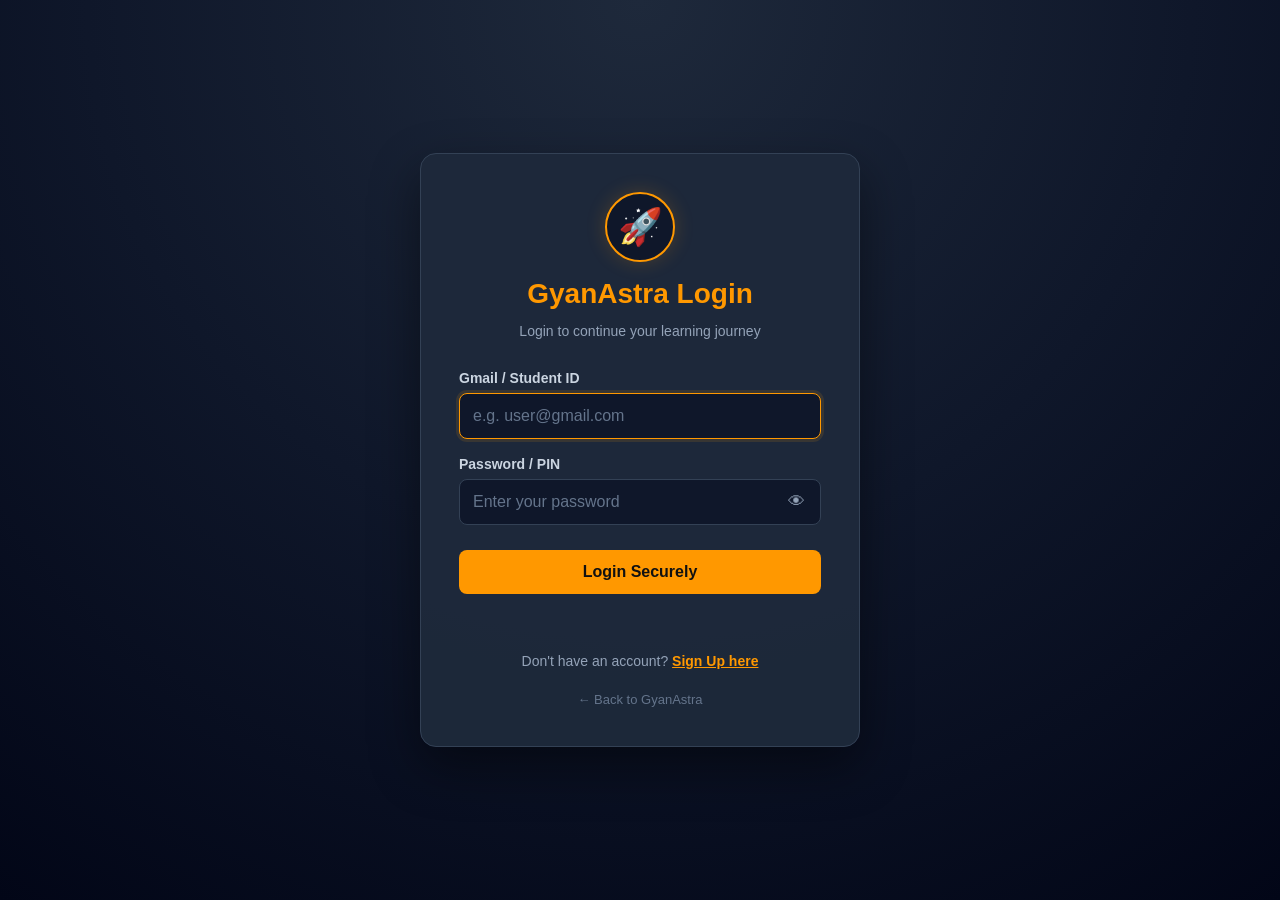
<file: GyanAstra/www/course-details.html>
<!DOCTYPE html>
<html lang="en">

<head>

    <meta charset="UTF-8">

    <meta
        name="viewport"
        content="width=device-width, initial-scale=1.0"
    >

    <meta
        name="description"
        content="GyanAstra Course Details"
    >

    <title>Course Details | GyanAstra</title>

    <link
        rel="stylesheet"
        href="./assets/css/course-details.css"
    >

</head>


<body>


<!-- =========================================
     TOPBAR
     ========================================= -->

<header class="topbar">

    <div class="top-left">

        <a
            href="./courses.html"
            class="back-btn"
            aria-label="Back"
        >
            ←
        </a>


        <div class="brand">

            <span class="brand-icon">
                🚀
            </span>

            <div>

                <strong>
                    GyanAstra
                </strong>

                <small>
                    SUMITSTUDYIQ
                </small>

            </div>

        </div>

    </div>


    <div class="top-actions">

        <button
            id="notificationBtn"
            type="button"
            aria-label="Notifications"
        >
            🔔
        </button>


        <div
            class="user-avatar"
            id="userAvatar"
        >
            S
        </div>

    </div>

</header>



<!-- =========================================
     MAIN
     ========================================= -->

<main class="page">


    <!-- =====================================
         COURSE HERO
         ===================================== -->

    <section
        class="course-hero"
        id="courseHero"
    >

        <div class="course-hero-content">

            <span
                class="course-category"
                id="courseCategory"
            >
                COURSE
            </span>


            <h1 id="courseTitle">
                Loading Course...
            </h1>


            <p id="courseDescription">
                Course information loading...
            </p>


            <div class="course-meta">

                <span id="courseLevel">
                    🎓 Beginner
                </span>

                <span id="courseLessons">
                    📚 0 Lessons
                </span>

                <span id="courseDuration">
                    ⏱️ 0 Hours
                </span>

                <span id="courseType">
                    🆓 Free
                </span>

            </div>


            <div class="progress-wrapper">

                <div class="progress-header">

                    <span>
                        Your Progress
                    </span>

                    <strong id="courseProgress">
                        0%
                    </strong>

                </div>


                <div class="progress-bar">

                    <div
                        class="progress-fill"
                        id="progressFill"
                    ></div>

                </div>

            </div>

        </div>


        <div class="course-hero-icon">
            📚
        </div>

    </section>



    <!-- =====================================
         COURSE CONTENT HEADER
         ===================================== -->

    <section class="content-heading">

        <div>

            <span class="section-label">
                COURSE CONTENT
            </span>

            <h2>
                Subjects & Lessons
            </h2>

        </div>


        <span
            id="subjectCount"
            class="count"
        >
            0 Subjects
        </span>

    </section>



    <!-- =====================================
         SUBJECTS
         ===================================== -->

    <section
        class="subjects-grid"
        id="subjectsGrid"
    >
    </section>



    <!-- =====================================
         LOADING
         ===================================== -->

    <div
        class="loading"
        id="loading"
    >

        <div class="spinner"></div>

        <p>
            Course content loading...
        </p>

    </div>



    <!-- =====================================
         EMPTY / ERROR
         ===================================== -->

    <div
        class="empty hidden"
        id="emptyState"
    >

        <div class="empty-icon">
            📚
        </div>

        <h3>
            Course Content Coming Soon
        </h3>

        <p>
            Is course ka detailed content
            jaldi available hoga.
        </p>

        <a
            href="./courses.html"
            class="back-course-btn"
        >
            ← Back to Courses
        </a>

    </div>


</main>



<!-- =========================================
     JAVASCRIPT
     ========================================= -->

<script src="./assets/js/course-details.js"></script>


</body>

</html>
</file>
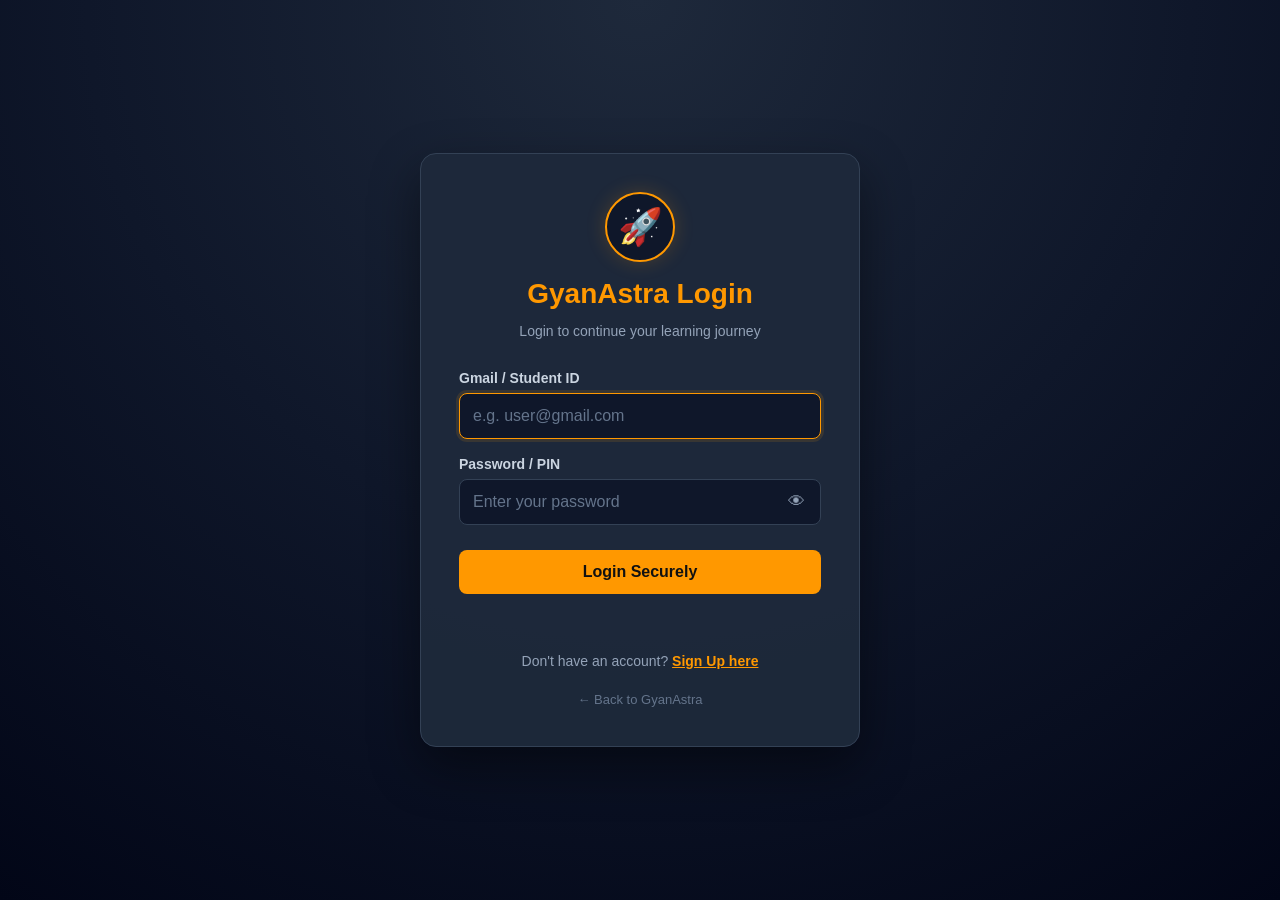
<file: GyanAstra/www/courses.html>
<!DOCTYPE html>
<html lang="en">
<head>
    <meta charset="UTF-8">
    <meta name="viewport" content="width=device-width, initial-scale=1.0">

    <meta name="description" content="GyanAstra Courses">

    <title>Courses | GyanAstra</title>

    <link rel="stylesheet" href="./assets/css/courses.css">
</head>

<body>

<header class="topbar">

    <div class="top-left">

        <a href="./categories.html" class="back-btn">
            ←
        </a>

        <div class="brand">
            <span class="brand-icon">🚀</span>

            <div>
                <strong>GyanAstra</strong>
                <small>SUMITSTUDYIQ</small>
            </div>
        </div>

    </div>

    <div class="top-actions">

        <button id="notificationBtn">
            🔔
        </button>

        <div class="user-avatar" id="userAvatar">
            S
        </div>

    </div>

</header>


<main class="page">

    <!-- HERO -->

    <section class="hero">

        <div>

            <span class="eyebrow">
                LEARNING PATH
            </span>

            <h1 id="pageTitle">
                All Courses
            </h1>

            <p id="pageDescription">
                Apni preparation ke liye course choose karein.
            </p>

        </div>

        <div class="hero-icon">
            📚
        </div>

    </section>


    <!-- FILTER -->

    <section class="filter-area">

        <div class="search">

            <span>🔍</span>

            <input
                type="search"
                id="courseSearch"
                placeholder="Search courses..."
            >

        </div>


        <select id="levelFilter">

            <option value="all">
                All Levels
            </option>

            <option value="beginner">
                Beginner
            </option>

            <option value="intermediate">
                Intermediate
            </option>

            <option value="advanced">
                Advanced
            </option>

        </select>


        <select id="typeFilter">

            <option value="all">
                All Courses
            </option>

            <option value="free">
                Free
            </option>

            <option value="premium">
                Premium
            </option>

        </select>

    </section>


    <!-- COURSE COUNT -->

    <div class="course-heading">

        <div>

            <span class="section-label">
                COURSES
            </span>

            <h2>
                Available Courses
            </h2>

        </div>

        <span id="courseCount">
            0 Courses
        </span>

    </div>


    <!-- COURSE GRID -->

    <section
        class="course-grid"
        id="courseGrid"
    ></section>


    <!-- LOADING -->

    <div
        class="loading"
        id="loading"
    >
        <div class="spinner"></div>

        <p>
            Courses loading...
        </p>
    </div>


    <!-- EMPTY -->

    <div
        class="empty hidden"
        id="emptyState"
    >

        <div>
            🔍
        </div>

        <h3>
            Course नहीं मिला
        </h3>

        <p>
            Search या filter बदलकर फिर कोशिश करें।
        </p>

    </div>


</main>


<script src="./assets/js/courses.js"></script>

</body>
</html>
</file>
<file: assets/css/style.css>
/* =========================================
   GLOBAL
========================================= */

* {
    box-sizing: border-box;
}

html,
body {
    width: 100%;
    min-height: 100%;
}

body {
    margin: 0;
    padding: 20px;

    min-height: 100vh;

    background-color: #0f172a;

    color: #ffffff;

    font-family:
        "Segoe UI",
        Tahoma,
        Geneva,
        Verdana,
        sans-serif;

    display: flex;
    flex-direction: column;

    justify-content: center;
    align-items: center;

    overflow-x: hidden;
}


/* =========================================
   WELCOME SCREEN
========================================= */

#welcomeScreen {
    width: 100%;
    max-width: 800px;

    text-align: center;

    animation:
        fadeIn 1s ease-in-out;
}


.main-title {
    margin: 0 0 5px;

    color: #ff9800;

    font-size: 55px;
    line-height: 1.15;

    font-weight: 700;
}


.sub-title {
    margin: 0;

    color: #cbd5e1;

    font-size: 24px;
    font-weight: 500;
}


.tag-line {
    margin: 30px 0 0;

    padding: 0 10px;

    color: #ffffff;

    font-size: 22px;
    line-height: 1.5;
}


/* =========================================
   START BUTTON
========================================= */

.btn-start {
    margin-top: 25px;

    padding: 12px 25px;

    border: none;
    border-radius: 8px;

    background-color: #ff9800;

    color: #111111;

    font-size: 20px;
    font-weight: 700;

    cursor: pointer;

    transition:
        background-color 0.3s ease,
        transform 0.3s ease,
        box-shadow 0.3s ease;
}


.btn-start:hover {
    background-color: #e68a00;

    transform: scale(1.05);

    box-shadow:
        0 0 15px rgba(255, 152, 0, 0.4);
}


.btn-start:focus-visible {
    outline: 3px solid #ffffff;

    outline-offset: 4px;
}


.btn-start:disabled {
    opacity: 0.7;

    cursor: not-allowed;
}


/* =========================================
   LOADING SCREEN
========================================= */

#loadingScreen {
    width: 100%;
    max-width: 800px;

    text-align: center;

    display: none;
}


.logo-icon {
    margin-bottom: 20px;

    font-size: 80px;

    animation:
        float 3s ease-in-out infinite;
}


.app-title {
    margin: 0;

    color: #ff9800;

    font-size: 40px;

    font-weight: 700;

    letter-spacing: 2px;
}


.loading-subtitle {
    margin: 10px 0 0;

    color: #94a3b8;

    font-size: 16px;
}


/* =========================================
   LOADING BAR
========================================= */

.loading-box {
    width: 300px;
    height: 6px;

    margin: 40px auto 0;

    background: #1e293b;

    border-radius: 10px;

    overflow: hidden;
}


.loading-bar {
    width: 0%;
    height: 100%;

    background: #3b82f6;

    border-radius: 10px;

    box-shadow:
        0 0 10px #3b82f6;
}


.loading-text {
    margin-top: 15px;

    color: #3b82f6;

    font-size: 14px;

    font-weight: 700;

    animation:
        pulseText 1.5s infinite;
}


/* =========================================
   ANIMATIONS
========================================= */

@keyframes fadeIn {

    0% {
        opacity: 0;

        transform:
            scale(0.9);
    }

    100% {
        opacity: 1;

        transform:
            scale(1);
    }
}


@keyframes float {

    0% {
        transform:
            translateY(0);
    }

    50% {
        transform:
            translateY(-15px);
    }

    100% {
        transform:
            translateY(0);
    }
}


@keyframes loadProgress {

    0% {
        width: 0%;
    }

    30% {
        width: 40%;
    }

    70% {
        width: 80%;
    }

    100% {
        width: 100%;
    }
}


@keyframes pulseText {

    0%,
    100% {
        opacity: 1;
    }

    50% {
        opacity: 0.5;
    }
}


/* =========================================
   TABLET
========================================= */

@media screen and
(min-width: 601px) and
(max-width: 1024px) {

    .main-title {
        font-size: 45px;
    }

    .sub-title {
        font-size: 21px;
    }

    .tag-line {
        font-size: 19px;
    }
}


/* =========================================
   MOBILE
========================================= */

@media screen and
(max-width: 600px) {

    body {
        padding: 15px;
    }

    .main-title {
        font-size: 32px;
    }

    .sub-title {
        font-size: 18px;
    }

    .tag-line {
        font-size: 16px;
    }

    .btn-start {
        padding: 10px 20px;

        font-size: 16px;
    }

    .logo-icon {
        font-size: 60px;
    }

    .app-title {
        font-size: 28px;
    }

    .loading-box {
        width: 220px;
    }
}


/* =========================================
   LARGE DESKTOP
========================================= */

@media screen and
(min-width: 1440px) {

    .main-title {
        font-size: 70px;
    }

    .sub-title {
        font-size: 30px;
    }

    .tag-line {
        font-size: 26px;
    }

    .btn-start {
        padding: 15px 35px;

        font-size: 24px;
    }

    .logo-icon {
        font-size: 100px;
    }

    .app-title {
        font-size: 50px;
    }

    .loading-box {
        width: 400px;

        height: 8px;
    }
}


/* =========================================
   REDUCED MOTION
========================================= */

@media (prefers-reduced-motion: reduce) {

    *,
    *::before,
    *::after {
        animation-duration: 0.01ms !important;

        animation-iteration-count: 1 !important;

        transition-duration: 0.01ms !important;
    }
}
</file>
<file: assets/css/categories.css>
/* =========================================
   RESET
========================================= */

* {
    box-sizing: border-box;
}

html,
body {
    margin: 0;
    width: 100%;
    min-height: 100%;
}

body {
    background: #0f172a;
    color: #ffffff;

    font-family:
        "Segoe UI",
        Tahoma,
        Geneva,
        Verdana,
        sans-serif;

    overflow-x: hidden;
}

a {
    color: inherit;
    text-decoration: none;
}

button,
input {
    font: inherit;
}


/* =========================================
   HEADER
========================================= */

.app-header {
    position: sticky;
    top: 0;
    z-index: 100;

    height: 72px;

    padding: 0 28px;

    display: flex;
    align-items: center;
    justify-content: space-between;

    background: rgba(15, 23, 42, 0.96);

    border-bottom: 1px solid #1e293b;

    backdrop-filter: blur(12px);
}

.header-left,
.header-actions {
    display: flex;
    align-items: center;
}

.brand {
    display: flex;
    align-items: center;
    gap: 10px;
}

.brand-icon {
    width: 42px;
    height: 42px;

    display: flex;
    align-items: center;
    justify-content: center;

    background: #1e293b;

    border: 1px solid #334155;

    border-radius: 12px;

    font-size: 23px;
}

.brand strong {
    display: block;

    color: #ff9800;

    font-size: 20px;
}

.brand small {
    display: block;

    margin-top: 2px;

    color: #64748b;

    font-size: 9px;

    letter-spacing: 1.2px;
}

.header-actions {
    gap: 10px;
}

.header-btn,
.profile-mini,
.mobile-menu-btn {
    border: 1px solid #334155;

    background: #1e293b;

    color: #cbd5e1;

    cursor: pointer;

    transition: 0.2s;
}

.header-btn {
    width: 42px;
    height: 42px;

    border-radius: 10px;
}

.header-btn:hover,
.profile-mini:hover,
.mobile-menu-btn:hover {
    color: #ff9800;

    border-color: #ff9800;
}

.profile-mini {
    width: 42px;
    height: 42px;

    border-radius: 50%;

    display: flex;
    align-items: center;
    justify-content: center;
}

.profile-mini span {
    width: 30px;
    height: 30px;

    display: flex;
    align-items: center;
    justify-content: center;

    border-radius: 50%;

    background: #ff9800;

    color: #111;

    font-weight: 800;
}

.mobile-menu-btn {
    display: none;

    width: 42px;
    height: 42px;

    margin-right: 10px;

    border-radius: 10px;
}


/* =========================================
   LAYOUT
========================================= */

.app-layout {
    display: flex;

    min-height:
        calc(100vh - 72px);
}


/* =========================================
   SIDEBAR
========================================= */

.sidebar {
    position: fixed;

    top: 72px;
    left: 0;
    bottom: 0;

    z-index: 90;

    width: 250px;

    padding: 22px 16px;

    display: flex;
    flex-direction: column;

    background: #111c30;

    border-right: 1px solid #1e293b;
}

.sidebar-profile {
    display: flex;
    align-items: center;

    gap: 12px;

    padding:
        12px;

    margin-bottom:
        20px;

    background:
        #172338;

    border:
        1px solid #26364e;

    border-radius:
        12px;
}

.profile-avatar {
    width: 42px;
    height: 42px;

    flex-shrink: 0;

    display: flex;
    align-items: center;
    justify-content: center;

    background: #ff9800;

    color: #111;

    border-radius: 50%;

    font-size: 18px;
    font-weight: 800;
}

.profile-info {
    min-width: 0;
}

.profile-info strong {
    display: block;

    overflow: hidden;

    color: #ffffff;

    font-size: 14px;

    text-overflow: ellipsis;

    white-space: nowrap;
}

.profile-info span {
    color: #64748b;

    font-size: 11px;
}

.main-nav {
    display: flex;

    flex-direction: column;

    gap: 5px;
}

.nav-item {
    display: flex;

    align-items: center;

    gap: 12px;

    padding:
        12px 13px;

    color: #94a3b8;

    border-radius:
        9px;

    font-size: 14px;

    transition:
        background 0.2s,
        color 0.2s;
}

.nav-item:hover {
    color: #ffffff;

    background: #1e293b;
}

.nav-item.active {
    color: #ff9800;

    background:
        rgba(255, 152, 0, 0.1);

    font-weight: 700;
}

.nav-item.ai-nav {
    margin-top: 5px;

    color: #c084fc;

    background:
        rgba(168, 85, 247, 0.08);
}

.sidebar-bottom {
    margin-top: auto;
}

.logout-btn {
    width: 100%;

    padding: 11px;

    border: 1px solid #334155;

    border-radius: 9px;

    background: transparent;

    color: #94a3b8;

    cursor: pointer;
}

.logout-btn:hover {
    color: #f87171;

    border-color: #ef4444;

    background:
        rgba(239, 68, 68, 0.08);
}


/* =========================================
   MAIN CONTENT
========================================= */

.main-content {
    width: calc(100% - 250px);

    margin-left: 250px;

    padding: 35px;

    max-width: 1600px;
}


/* =========================================
   WELCOME
========================================= */

.welcome-section {
    display: flex;

    align-items: center;

    justify-content: space-between;

    gap: 25px;

    margin-bottom: 28px;

    padding:
        28px;

    background:
        linear-gradient(
            135deg,
            #172338,
            #111c30
        );

    border:
        1px solid #26364e;

    border-radius:
        18px;
}

.welcome-label,
.section-label {
    color: #ff9800;

    font-size: 11px;

    font-weight: 800;

    letter-spacing: 1.5px;
}

.welcome-section h1 {
    margin:
        7px 0 7px;

    font-size:
        31px;
}

.welcome-section h1 span {
    color: #ff9800;
}

.welcome-section p {
    margin: 0;

    color: #94a3b8;

    font-size: 14px;
}

.daily-goal {
    min-width: 190px;

    padding: 14px;

    display: flex;

    align-items: center;

    gap: 12px;

    background: #0f172a;

    border: 1px solid #334155;

    border-radius: 12px;
}

.goal-icon {
    width: 42px;
    height: 42px;

    display: flex;
    align-items: center;
    justify-content: center;

    background:
        rgba(255, 152, 0, 0.12);

    border-radius: 10px;

    font-size: 22px;
}

.daily-goal span {
    display: block;

    color: #64748b;

    font-size: 11px;
}

.daily-goal strong {
    display: block;

    margin-top: 3px;

    color: #ffffff;

    font-size: 15px;
}


/* =========================================
   STATS
========================================= */

.stats-grid {
    display: grid;

    grid-template-columns:
        repeat(4, 1fr);

    gap: 15px;

    margin-bottom: 38px;
}

.stat-card {
    padding: 17px;

    display: flex;
    align-items: center;

    gap: 13px;

    background: #172338;

    border: 1px solid #26364e;

    border-radius: 13px;
}

.stat-icon {
    width: 42px;
    height: 42px;

    display: flex;
    align-items: center;
    justify-content: center;

    border-radius: 10px;

    font-size: 20px;
}

.stat-icon.orange {
    background: rgba(255, 152, 0, 0.12);
}

.stat-icon.blue {
    background: rgba(59, 130, 246, 0.12);
}

.stat-icon.green {
    background: rgba(34, 197, 94, 0.12);
}

.stat-icon.purple {
    background: rgba(168, 85, 247, 0.12);
}

.stat-card span {
    display: block;

    color: #64748b;

    font-size: 11px;
}

.stat-card strong {
    display: block;

    margin-top: 3px;

    color: #ffffff;

    font-size: 18px;
}


/* =========================================
   SECTION HEADER
========================================= */

.section-header {
    display: flex;

    align-items: end;

    justify-content: space-between;

    gap: 20px;

    margin-bottom: 18px;
}

.section-header h2 {
    margin:
        5px 0 0;

    font-size:
        24px;
}

.search-box {
    width: 260px;

    height: 42px;

    display: flex;

    align-items: center;

    gap: 8px;

    padding:
        0 12px;

    background: #172338;

    border:
        1px solid #334155;

    border-radius:
        9px;
}

.search-box span {
    color: #64748b;
}

.search-box input {
    width: 100%;

    border: none;

    outline: none;

    background: transparent;

    color: #ffffff;

    font-size: 13px;
}

.search-box input::placeholder {
    color: #64748b;
}


/* =========================================
   CATEGORY GRID
========================================= */

.category-grid {
    display: grid;

    grid-template-columns:
        repeat(4, 1fr);

    gap: 16px;
}

.category-card {
    min-width: 0;

    padding: 20px;

    display: flex;

    flex-direction: column;

    background: #172338;

    border: 1px solid #26364e;

    border-radius: 15px;

    transition:
        transform 0.2s ease,
        border-color 0.2s ease,
        box-shadow 0.2s ease;
}

.category-card:hover {
    transform:
        translateY(-4px);

    border-color:
        #475569;

    box-shadow:
        0 12px 25px
        rgba(0, 0, 0, 0.25);
}

.category-card.featured {
    border-color:
        rgba(255, 152, 0, 0.5);

    background:
        linear-gradient(
            145deg,
            #1c2a40,
            #172338
        );
}

.card-top {
    display: flex;

    align-items: center;

    justify-content: space-between;

    gap: 10px;
}

.category-icon {
    width: 48px;
    height: 48px;

    display: flex;
    align-items: center;
    justify-content: center;

    background: #0f172a;

    border: 1px solid #334155;

    border-radius: 12px;

    font-size: 25px;
}

.badge {
    padding:
        5px 8px;

    border-radius:
        6px;

    background:
        rgba(255, 152, 0, 0.12);

    color:
        #ffb74d;

    font-size:
        9px;

    font-weight:
        800;

    letter-spacing:
        0.7px;
}

.blue-badge {
    color: #60a5fa;

    background:
        rgba(59, 130, 246, 0.12);
}

.green-badge {
    color: #4ade80;

    background:
        rgba(34, 197, 94, 0.12);
}

.purple-badge,
.ai-badge {
    color: #c084fc;

    background:
        rgba(168, 85, 247, 0.12);
}

.orange-badge {
    color: #fb923c;

    background:
        rgba(249, 115, 22, 0.12);
}

.red-badge {
    color: #f87171;

    background:
        rgba(239, 68, 68, 0.12);
}

.category-card h3 {
    margin:
        18px 0 7px;

    font-size:
        17px;
}

.category-card p {
    min-height:
        58px;

    margin:
        0;

    color:
        #94a3b8;

    font-size:
        12px;

    line-height:
        1.55;
}

.card-meta {
    display: flex;

    gap: 12px;

    margin:
        15px 0;

    color:
        #64748b;

    font-size:
        10px;
}

.card-btn {
    margin-top:
        auto;

    padding:
        10px;

    text-align:
        center;

    background:
        #0f172a;

    border:
        1px solid #334155;

    border-radius:
        8px;

    color:
        #cbd5e1;

    font-size:
        12px;

    font-weight:
        700;

    transition:
        0.2s;
}

.card-btn:hover {
    background:
        #ff9800;

    border-color:
        #ff9800;

    color:
        #111111;
}


/* =========================================
   AI CARD
========================================= */

.ai-card {
    border-color:
        rgba(168, 85, 247, 0.35);
}

.ai-card:hover {
    border-color:
        #a855f7;
}


/* =========================================
   NO RESULTS
========================================= */

.no-results {
    grid-column:
        1 / -1;

    padding:
        50px 20px;

    text-align:
        center;

    background:
        #172338;

    border:
        1px solid #26364e;

    border-radius:
        15px;
}

.no-results > div {
    font-size:
        35px;
}

.no-results h3 {
    margin:
        10px 0 5px;
}

.no-results p {
    margin:
        0;

    color:
        #64748b;

    font-size:
        13px;
}

.hidden {
    display:
        none !important;
}


/* =========================================
   AI BANNER
========================================= */

.ai-banner {
    margin-top:
        30px;

    padding:
        22px 25px;

    display:
        flex;

    align-items:
        center;

    gap:
        18px;

    background:
        linear-gradient(
            100deg,
            #261a3b,
            #172338
        );

    border:
        1px solid
        rgba(168, 85, 247, 0.35);

    border-radius:
        16px;
}

.ai-banner-icon {
    width:
        58px;

    height:
        58px;

    flex-shrink:
        0;

    display:
        flex;

    align-items:
        center;

    justify-content:
        center;

    background:
        rgba(168, 85, 247, 0.13);

    border-radius:
        14px;

    font-size:
        30px;
}

.ai-banner-content {
    flex:
        1;
}

.ai-banner-content > span {
    color:
        #c084fc;

    font-size:
        9px;

    font-weight:
        800;

    letter-spacing:
        1.2px;
}

.ai-banner-content h2 {
    margin:
        5px 0;

    font-size:
        18px;
}

.ai-banner-content p {
    margin:
        0;

    color:
        #94a3b8;

    font-size:
        12px;
}

.ai-banner-btn {
    padding:
        11px 16px;

    flex-shrink:
        0;

    background:
        #a855f7;

    border-radius:
        8px;

    color:
        #ffffff;

    font-size:
        12px;

    font-weight:
        700;
}

.ai-banner-btn:hover {
    background:
        #9333ea;
}


/* =========================================
   MOBILE OVERLAY
========================================= */

.sidebar-overlay {
    display:
        none;

    position:
        fixed;

    inset:
        0;

    z-index:
        80;

    background:
        rgba(0, 0, 0, 0.6);
}


/* =========================================
   LARGE DESKTOP
========================================= */

@media screen and
(min-width: 1500px) {

    .category-grid {
        grid-template-columns:
            repeat(4, 1fr);
    }

    .main-content {
        padding:
            40px 50px;
    }
}


/* =========================================
   TABLET
========================================= */

@media screen and
(max-width: 1200px) {

    .category-grid {
        grid-template-columns:
            repeat(3, 1fr);
    }

    .stats-grid {
        grid-template-columns:
            repeat(2, 1fr);
    }
}


/* =========================================
   SMALL TABLET
========================================= */

@media screen and
(max-width: 900px) {

    .sidebar {
        width:
            220px;
    }

    .main-content {
        width:
            calc(100% - 220px);

        margin-left:
            220px;

        padding:
            25px;
    }

    .category-grid {
        grid-template-columns:
            repeat(2, 1fr);
    }

    .welcome-section {
        align-items:
            flex-start;

        flex-direction:
            column;
    }

    .daily-goal {
        width:
            100%;
    }
}


/* =========================================
   MOBILE
========================================= */

@media screen and
(max-width: 700px) {

    .app-header {
        height:
            64px;

        padding:
            0 15px;
    }

    .mobile-menu-btn {
        display:
            block;
    }

    .app-layout {
        min-height:
            calc(100vh - 64px);
    }

    .sidebar {
        top:
            64px;

        width:
            260px;

        transform:
            translateX(-100%);

        transition:
            transform 0.25s ease;

        box-shadow:
            10px 0 30px
            rgba(0, 0, 0, 0.3);
    }

    .sidebar.open {
        transform:
            translateX(0);
    }

    .sidebar-overlay.open {
        display:
            block;
    }

    .main-content {
        width:
            100%;

        margin-left:
            0;

        padding:
            20px 15px;
    }

    .brand strong {
        font-size:
            17px;
    }

    .brand small {
        display:
            none;
    }

    .header-btn {
        display:
            none;
    }

    .welcome-section {
        padding:
            20px;

        margin-bottom:
            20px;
    }

    .welcome-section h1 {
        font-size:
            25px;
    }

    .stats-grid {
        grid-template-columns:
            repeat(2, 1fr);

        gap:
            10px;

        margin-bottom:
            30px;
    }

    .stat-card {
        padding:
            13px;

        gap:
            9px;
    }

    .stat-icon {
        width:
            36px;

        height:
            36px;

        font-size:
            17px;
    }

    .stat-card strong {
        font-size:
            15px;
    }

    .section-header {
        align-items:
            stretch;

        flex-direction:
            column;
    }

    .search-box {
        width:
            100%;
    }

    .category-grid {
        grid-template-columns:
            1fr;
    }

    .category-card p {
        min-height:
            auto;
    }

    .ai-banner {
        align-items:
            flex-start;

        flex-direction:
            column;
    }

    .ai-banner-btn {
        width:
            100%;

        text-align:
            center;
    }
}


/* =========================================
   SMALL MOBILE
========================================= */

@media screen and
(max-width: 400px) {

    .profile-mini {
        width:
            38px;

        height:
            38px;
    }

    .brand-icon {
        width:
            38px;

        height:
            38px;
    }

    .brand strong {
        font-size:
            15px;
    }

    .stats-grid {
        grid-template-columns:
            1fr;
    }
}
</file>
<file: assets/css/login.css>
/* =========================================
   RESET
========================================= */

* {
    box-sizing: border-box;
}


html,
body {
    width: 100%;
    min-height: 100%;
}


/* =========================================
   BODY
========================================= */

body {

    margin: 0;

    padding: 20px;

    min-height: 100vh;

    display: flex;

    justify-content: center;

    align-items: center;

    background:
        radial-gradient(
            circle at top,
            #1e293b 0%,
            #0f172a 50%,
            #020617 100%
        );

    color: #ffffff;

    font-family:
        "Segoe UI",
        Tahoma,
        Geneva,
        Verdana,
        sans-serif;

    overflow-x: hidden;
}


/* =========================================
   LOGIN CARD
========================================= */

.login-card {

    width: 100%;

    max-width: 440px;

    padding: 38px;

    background:
        rgba(30, 41, 59, 0.96);

    border:
        1px solid #334155;

    border-radius: 16px;

    box-shadow:
        0 20px 50px rgba(0, 0, 0, 0.45);

    text-align: center;

    animation:
        cardAppear 0.5s ease;
}


@keyframes cardAppear {

    from {

        opacity: 0;

        transform:
            translateY(20px);
    }

    to {

        opacity: 1;

        transform:
            translateY(0);
    }
}


/* =========================================
   LOGO
========================================= */

.logo {

    width: 70px;

    height: 70px;

    margin:
        0 auto 15px;

    display: flex;

    justify-content: center;

    align-items: center;

    background:
        #0f172a;

    border:
        2px solid #ff9800;

    border-radius: 50%;

    font-size: 36px;

    box-shadow:
        0 0 20px
        rgba(255, 152, 0, 0.2);
}


/* =========================================
   HEADINGS
========================================= */

h2 {

    margin:
        0 0 10px;

    color:
        #ff9800;

    font-size:
        28px;

    line-height:
        1.2;
}


.form-subtitle {

    margin:
        0 0 28px;

    color:
        #94a3b8;

    font-size:
        14px;

    line-height:
        1.5;
}


/* =========================================
   INPUT GROUP
========================================= */

.input-group {

    margin-bottom:
        17px;

    text-align:
        left;
}


label {

    display:
        block;

    margin-bottom:
        7px;

    color:
        #cbd5e1;

    font-size:
        14px;

    font-weight:
        600;
}


/* =========================================
   INPUT
========================================= */

input {

    width:
        100%;

    padding:
        13px;

    background:
        #0f172a;

    border:
        1px solid #334155;

    border-radius:
        8px;

    color:
        #ffffff;

    font-size:
        16px;

    outline:
        none;

    transition:
        border-color 0.2s ease,
        box-shadow 0.2s ease;
}


input::placeholder {

    color:
        #64748b;
}


input:focus {

    border-color:
        #ff9800;

    box-shadow:
        0 0 0 3px
        rgba(255, 152, 0, 0.12);
}


/* =========================================
   PASSWORD WRAPPER
========================================= */

.password-wrapper {

    position:
        relative;

    width:
        100%;
}


.password-wrapper input {

    padding-right:
        48px;
}


/* =========================================
   PASSWORD TOGGLE
========================================= */

.password-toggle {

    position:
        absolute;

    right:
        7px;

    top:
        50%;

    transform:
        translateY(-50%);

    width:
        36px;

    height:
        36px;

    display:
        flex;

    justify-content:
        center;

    align-items:
        center;

    border:
        none;

    background:
        transparent;

    color:
        #94a3b8;

    font-size:
        17px;

    cursor:
        pointer;

    border-radius:
        6px;
}


.password-toggle:hover {

    background:
        #1e293b;

    color:
        #ff9800;
}


/* =========================================
   ACTION BUTTON
========================================= */

.btn-action {

    width:
        100%;

    margin-top:
        8px;

    padding:
        13px;

    border:
        none;

    border-radius:
        8px;

    background:
        #ff9800;

    color:
        #111111;

    font-size:
        16px;

    font-weight:
        700;

    cursor:
        pointer;

    transition:
        background-color 0.2s ease,
        transform 0.2s ease,
        box-shadow 0.2s ease;
}


.btn-action:hover {

    background:
        #e68a00;

    box-shadow:
        0 5px 18px
        rgba(255, 152, 0, 0.25);

    transform:
        translateY(-1px);
}


.btn-action:active {

    transform:
        translateY(0);
}


.btn-action:disabled {

    opacity:
        0.6;

    cursor:
        not-allowed;

    transform:
        none;
}


/* =========================================
   STATUS MESSAGE
========================================= */

.status-message {

    min-height:
        20px;

    margin:
        15px 0 0;

    font-size:
        13px;

    font-weight:
        600;

    line-height:
        1.4;
}


.status-message.error {

    color:
        #f87171;
}


.status-message.success {

    color:
        #4ade80;
}


.status-message.info {

    color:
        #60a5fa;
}


/* =========================================
   SWITCH BUTTON
========================================= */

.switch-text {

    margin-top:
        22px;

    color:
        #94a3b8;

    font-size:
        14px;

    line-height:
        1.5;
}


.switch-button {

    padding:
        0;

    border:
        none;

    background:
        transparent;

    color:
        #ff9800;

    font-size:
        inherit;

    font-weight:
        700;

    text-decoration:
        underline;

    cursor:
        pointer;
}


.switch-button:hover {

    color:
        #ffb74d;
}


/* =========================================
   BACK HOME
========================================= */

.back-home {

    display:
        inline-block;

    margin-top:
        20px;

    color:
        #64748b;

    font-size:
        13px;

    text-decoration:
        none;
}


.back-home:hover {

    color:
        #ff9800;
}


/* =========================================
   HIDDEN
========================================= */

.hidden {

    display:
        none !important;
}


/* =========================================
   MOBILE
========================================= */

@media screen and
(max-width: 480px) {

    body {

        padding:
            15px;
    }


    .login-card {

        padding:
            28px 22px;

        border-radius:
            14px;
    }


    .logo {

        width:
            60px;

        height:
            60px;

        font-size:
            30px;
    }


    h2 {

        font-size:
            24px;
    }


    .form-subtitle {

        font-size:
            13px;
    }


    input {

        font-size:
            15px;
    }


    .btn-action {

        font-size:
            15px;
    }
}


/* =========================================
   REDUCED MOTION
========================================= */

@media (prefers-reduced-motion: reduce) {

    *,
    *::before,
    *::after {

        animation-duration:
            0.01ms !important;

        animation-iteration-count:
            1 !important;

        transition-duration:
            0.01ms !important;
    }
}
</file>
<file: assets/css/subject.css>
/* =========================================
   GyanAstra - Subject Page
   ========================================= */

* {
    box-sizing: border-box;
}

html,
body {
    margin: 0;
    padding: 0;
    min-height: 100%;
}

body {
    background: #0f172a;
    color: #ffffff;
    font-family:
        "Segoe UI",
        Tahoma,
        Geneva,
        Verdana,
        sans-serif;
}

button,
input,
select {
    font-family: inherit;
}

a {
    color: inherit;
    text-decoration: none;
}


/* =========================================
   TOPBAR
   ========================================= */

.topbar {
    height: 72px;
    padding: 0 30px;

    display: flex;
    align-items: center;
    justify-content: space-between;

    position: sticky;
    top: 0;
    z-index: 100;

    background: rgba(15, 23, 42, 0.96);
    border-bottom: 1px solid #1e293b;

    backdrop-filter: blur(12px);
}

.top-left {
    display: flex;
    align-items: center;
    gap: 15px;
}

.back-btn {
    width: 40px;
    height: 40px;

    display: flex;
    align-items: center;
    justify-content: center;

    background: #1e293b;
    border: 1px solid #334155;
    border-radius: 10px;

    color: #ffffff;
    font-size: 21px;

    transition: 0.2s;
}

.back-btn:hover {
    color: #ff9800;
    border-color: #ff9800;
}

.brand {
    display: flex;
    align-items: center;
    gap: 10px;
}

.brand-icon {
    width: 42px;
    height: 42px;

    display: flex;
    align-items: center;
    justify-content: center;

    background: #1e293b;
    border: 1px solid #334155;
    border-radius: 11px;

    font-size: 22px;
}

.brand strong {
    display: block;

    color: #ff9800;
    font-size: 19px;
}

.brand small {
    display: block;

    margin-top: 2px;

    color: #64748b;
    font-size: 9px;

    letter-spacing: 1px;
}

.top-actions {
    display: flex;
    align-items: center;
    gap: 12px;
}

.top-actions button {
    width: 40px;
    height: 40px;

    background: #1e293b;
    color: #ffffff;

    border: 1px solid #334155;
    border-radius: 9px;

    font-size: 16px;
}

.top-actions button:hover {
    border-color: #ff9800;
}

.user-avatar {
    width: 40px;
    height: 40px;

    display: flex;
    align-items: center;
    justify-content: center;

    background: #ff9800;
    color: #111111;

    border-radius: 50%;

    font-weight: 800;
}


/* =========================================
   PAGE
   ========================================= */

.page {
    width: 100%;
    max-width: 1450px;

    margin: 0 auto;
    padding: 35px;
}


/* =========================================
   SUBJECT HERO
   ========================================= */

.subject-hero {
    min-height: 260px;

    padding: 38px;

    display: flex;
    align-items: center;
    justify-content: space-between;

    background:
        linear-gradient(
            135deg,
            #172338,
            #111c30
        );

    border: 1px solid #26364e;
    border-radius: 20px;

    overflow: hidden;
}

.subject-hero-content {
    max-width: 850px;
}

.eyebrow {
    color: #ff9800;

    font-size: 10px;
    font-weight: 900;

    letter-spacing: 1.5px;
    text-transform: uppercase;
}

.subject-hero h1 {
    margin: 10px 0;

    font-size: 38px;
    line-height: 1.2;
}

.subject-hero p {
    max-width: 750px;

    margin: 0;

    color: #94a3b8;

    font-size: 14px;
    line-height: 1.7;
}

.subject-hero-icon {
    width: 135px;
    height: 135px;

    display: flex;
    align-items: center;
    justify-content: center;

    flex-shrink: 0;

    margin-left: 30px;

    background: rgba(255, 152, 0, 0.08);

    border: 1px solid rgba(255, 152, 0, 0.25);
    border-radius: 30px;

    font-size: 65px;
}


/* =========================================
   SUBJECT META
   ========================================= */

.subject-meta {
    display: flex;

    flex-wrap: wrap;

    gap: 9px;

    margin-top: 22px;
}

.subject-meta span {
    padding: 8px 11px;

    background: #0f172a;

    border: 1px solid #26364e;
    border-radius: 7px;

    color: #cbd5e1;

    font-size: 10px;
}


/* =========================================
   CONTENT HEADING
   ========================================= */

.content-heading {
    margin-top: 35px;
    margin-bottom: 18px;

    display: flex;
    align-items: flex-end;
    justify-content: space-between;
}

.section-label {
    color: #ff9800;

    font-size: 9px;
    font-weight: 900;

    letter-spacing: 1.5px;
}

.content-heading h2 {
    margin: 5px 0 0;

    font-size: 23px;
}

.count {
    color: #64748b;

    font-size: 11px;
}


/* =========================================
   CHAPTER
   ========================================= */

.chapter {
    margin-bottom: 16px;

    overflow: hidden;

    background: #172338;

    border: 1px solid #26364e;
    border-radius: 15px;

    transition:
        border-color 0.2s ease,
        box-shadow 0.2s ease;
}

.chapter:hover {
    border-color: #334155;
}


/* =========================================
   CHAPTER HEADER
   ========================================= */

.chapter-header {
    min-height: 75px;

    padding: 16px 20px;

    display: flex;
    align-items: center;
    justify-content: space-between;

    gap: 15px;

    cursor: pointer;

    background: transparent;

    transition: background 0.2s;
}

.chapter-header:hover {
    background: rgba(255, 255, 255, 0.02);
}

.chapter-left {
    display: flex;
    align-items: center;

    gap: 14px;

    min-width: 0;
}

.chapter-number {
    width: 42px;
    height: 42px;

    display: flex;
    align-items: center;
    justify-content: center;

    flex-shrink: 0;

    background: rgba(255, 152, 0, 0.1);

    border: 1px solid rgba(255, 152, 0, 0.2);

    border-radius: 10px;

    color: #ff9800;

    font-size: 12px;
    font-weight: 900;
}

.chapter-title {
    margin: 0;

    color: #ffffff;

    font-size: 16px;
    line-height: 1.35;
}

.chapter-lesson-count {
    margin-top: 4px;

    color: #64748b;

    font-size: 9px;
}

.chapter-arrow {
    color: #94a3b8;

    font-size: 18px;

    transition: transform 0.2s;
}

.chapter.open .chapter-arrow {
    transform: rotate(180deg);
}


/* =========================================
   LESSON LIST
   ========================================= */

.lesson-list {
    display: none;

    border-top: 1px solid #26364e;
}

.chapter.open .lesson-list {
    display: block;
}


/* =========================================
   LESSON ITEM
   ========================================= */

.lesson-item {
    min-height: 70px;

    padding: 13px 20px 13px 76px;

    display: flex;
    align-items: center;
    justify-content: space-between;

    gap: 15px;

    border-bottom: 1px solid #1e293b;

    transition: background 0.2s;
}

.lesson-item:last-child {
    border-bottom: none;
}

.lesson-item:hover {
    background: rgba(255, 152, 0, 0.035);
}

.lesson-main {
    min-width: 0;

    display: flex;
    align-items: center;

    gap: 12px;
}

.lesson-icon {
    width: 34px;
    height: 34px;

    display: flex;
    align-items: center;
    justify-content: center;

    flex-shrink: 0;

    background: #0f172a;

    border: 1px solid #26364e;

    border-radius: 8px;

    font-size: 14px;
}

.lesson-info {
    min-width: 0;
}

.lesson-title {
    margin: 0;

    color: #e2e8f0;

    font-size: 12px;
    font-weight: 600;

    white-space: nowrap;
    overflow: hidden;
    text-overflow: ellipsis;
}

.lesson-duration {
    display: block;

    margin-top: 4px;

    color: #64748b;

    font-size: 8px;
}


/* =========================================
   LESSON ACTIONS
   ========================================= */

.lesson-actions {
    display: flex;

    align-items: center;

    gap: 6px;

    flex-shrink: 0;
}

.lesson-btn {
    min-width: 65px;

    padding: 8px 10px;

    border: 1px solid #334155;

    background: #0f172a;

    color: #cbd5e1;

    border-radius: 7px;

    font-size: 8px;
    font-weight: 800;

    transition: 0.2s;
}

.lesson-btn:hover {
    border-color: #ff9800;

    color: #ff9800;
}

.lesson-btn.primary {
    background: #ff9800;

    border-color: #ff9800;

    color: #111111;
}

.lesson-btn.primary:hover {
    background: #e68a00;

    color: #111111;
}


/* =========================================
   LOCKED LESSON
   ========================================= */

.lesson-item.locked {
    opacity: 0.6;
}

.lesson-item.locked .lesson-icon {
    filter: grayscale(1);
}

.lesson-btn.locked {
    cursor: not-allowed;

    color: #64748b;
}


/* =========================================
   EMPTY
   ========================================= */

.empty {
    padding: 60px 20px;

    text-align: center;

    background: #172338;

    border: 1px solid #26364e;

    border-radius: 15px;
}

.empty-icon {
    font-size: 45px;
}

.empty h3 {
    margin: 12px 0 7px;

    font-size: 18px;
}

.empty p {
    margin: 0;

    color: #64748b;

    font-size: 11px;
}

.back-btn-large {
    display: inline-block;

    margin-top: 18px;

    padding: 10px 18px;

    background: #ff9800;

    color: #111111;

    border-radius: 8px;

    font-size: 10px;
    font-weight: 800;
}


/* =========================================
   LOADING
   ========================================= */

.loading {
    padding: 55px 20px;

    text-align: center;
}

.spinner {
    width: 36px;
    height: 36px;

    margin: 0 auto 12px;

    border:
        3px solid #26364e;

    border-top-color: #ff9800;

    border-radius: 50%;

    animation:
        spin 0.8s linear infinite;
}

.loading p {
    margin: 0;

    color: #64748b;

    font-size: 11px;
}

@keyframes spin {
    to {
        transform: rotate(360deg);
    }
}


/* =========================================
   MOBILE
   ========================================= */

@media (max-width: 700px) {

    .topbar {
        height: 64px;

        padding: 0 15px;
    }

    .page {
        padding: 20px 15px;
    }

    .brand small {
        display: none;
    }

    .brand strong {
        font-size: 17px;
    }

    .subject-hero {
        min-height: auto;

        padding: 25px;

        display: block;
    }

    .subject-hero h1 {
        font-size: 28px;
    }

    .subject-hero p {
        font-size: 12px;
    }

    .subject-hero-icon {
        display: none;
    }

    .subject-meta {
        gap: 6px;
    }

    .subject-meta span {
        font-size: 8px;
    }

    .content-heading {
        align-items: center;
    }

    .chapter-header {
        padding: 14px;
    }

    .chapter-number {
        width: 38px;
        height: 38px;
    }

    .chapter-title {
        font-size: 14px;
    }

    .lesson-item {
        padding: 12px 14px;

        align-items: flex-start;
    }

    .lesson-main {
        gap: 8px;
    }

    .lesson-title {
        white-space: normal;
    }

    .lesson-actions {
        flex-direction: column;
    }

    .lesson-btn {
        min-width: 58px;

        padding: 7px 8px;
    }

}


/* =========================================
   SMALL MOBILE
   ========================================= */

@media (max-width: 420px) {

    .subject-hero {
        padding: 20px;
    }

    .subject-hero h1 {
        font-size: 24px;
    }

    .chapter-header {
        min-height: 65px;
    }

    .chapter-left {
        gap: 9px;
    }

    .chapter-number {
        width: 34px;
        height: 34px;

        font-size: 10px;
    }

    .chapter-title {
        font-size: 13px;
    }

    .lesson-item {
        padding: 11px 10px;
    }

    .lesson-icon {
        width: 30px;
        height: 30px;
    }

}
</file>
<file: GyanAstra/www/assets/css/course-details.css>
/* =========================================
   GyanAstra - Course Details
   ========================================= */

* {
    box-sizing: border-box;
}

html,
body {
    margin: 0;
    padding: 0;
    min-height: 100%;
}

body {
    background: #0f172a;
    color: #ffffff;
    font-family:
        "Segoe UI",
        Tahoma,
        Geneva,
        Verdana,
        sans-serif;
}

button,
input,
select {
    font-family: inherit;
}

a {
    color: inherit;
    text-decoration: none;
}


/* =========================================
   TOPBAR
   ========================================= */

.topbar {
    height: 72px;
    padding: 0 30px;

    display: flex;
    align-items: center;
    justify-content: space-between;

    position: sticky;
    top: 0;
    z-index: 100;

    background: rgba(15, 23, 42, 0.96);
    border-bottom: 1px solid #1e293b;

    backdrop-filter: blur(12px);
}

.top-left {
    display: flex;
    align-items: center;
    gap: 15px;
}

.back-btn {
    width: 40px;
    height: 40px;

    display: flex;
    align-items: center;
    justify-content: center;

    background: #1e293b;
    border: 1px solid #334155;
    border-radius: 10px;

    color: #ffffff;
    font-size: 21px;

    transition: 0.2s;
}

.back-btn:hover {
    color: #ff9800;
    border-color: #ff9800;
}

.brand {
    display: flex;
    align-items: center;
    gap: 10px;
}

.brand-icon {
    width: 42px;
    height: 42px;

    display: flex;
    align-items: center;
    justify-content: center;

    background: #1e293b;
    border: 1px solid #334155;
    border-radius: 11px;

    font-size: 22px;
}

.brand strong {
    display: block;
    color: #ff9800;
    font-size: 19px;
}

.brand small {
    display: block;
    margin-top: 2px;

    color: #64748b;
    font-size: 9px;
    letter-spacing: 1px;
}

.top-actions {
    display: flex;
    align-items: center;
    gap: 12px;
}

.top-actions button {
    width: 40px;
    height: 40px;

    background: #1e293b;
    color: #ffffff;

    border: 1px solid #334155;
    border-radius: 9px;

    font-size: 16px;
}

.top-actions button:hover {
    border-color: #ff9800;
}

.user-avatar {
    width: 40px;
    height: 40px;

    display: flex;
    align-items: center;
    justify-content: center;

    background: #ff9800;
    color: #111111;

    border-radius: 50%;

    font-weight: 800;
}


/* =========================================
   PAGE
   ========================================= */

.page {
    width: 100%;
    max-width: 1450px;

    margin: 0 auto;
    padding: 35px;
}


/* =========================================
   COURSE HERO
   ========================================= */

.course-hero {
    min-height: 300px;

    padding: 40px;

    display: flex;
    align-items: center;
    justify-content: space-between;

    background:
        linear-gradient(
            135deg,
            #172338,
            #111c30
        );

    border: 1px solid #26364e;
    border-radius: 20px;

    overflow: hidden;
}

.course-hero-content {
    max-width: 850px;
}

.course-category {
    color: #ff9800;

    font-size: 10px;
    font-weight: 900;

    letter-spacing: 1.5px;
    text-transform: uppercase;
}

.course-hero h1 {
    margin: 10px 0;

    font-size: 38px;
    line-height: 1.2;
}

.course-hero p {
    max-width: 750px;

    margin: 0;

    color: #94a3b8;

    font-size: 14px;
    line-height: 1.7;
}

.course-hero-icon {
    width: 150px;
    height: 150px;

    display: flex;
    align-items: center;
    justify-content: center;

    flex-shrink: 0;

    margin-left: 30px;

    background: rgba(255, 152, 0, 0.08);

    border: 1px solid rgba(255, 152, 0, 0.25);
    border-radius: 30px;

    font-size: 70px;
}


/* =========================================
   COURSE META
   ========================================= */

.course-meta {
    display: flex;
    flex-wrap: wrap;

    gap: 9px;

    margin-top: 22px;
}

.course-meta span {
    padding: 8px 11px;

    background: #0f172a;

    border: 1px solid #26364e;
    border-radius: 7px;

    color: #cbd5e1;

    font-size: 10px;
}


/* =========================================
   PROGRESS
   ========================================= */

.progress-wrapper {
    max-width: 550px;

    margin-top: 24px;
}

.progress-header {
    display: flex;
    align-items: center;
    justify-content: space-between;

    margin-bottom: 8px;

    color: #94a3b8;

    font-size: 10px;
}

.progress-header strong {
    color: #ff9800;
}

.progress-bar {
    width: 100%;
    height: 7px;

    overflow: hidden;

    background: #0f172a;

    border-radius: 10px;
}

.progress-fill {
    width: 0%;
    height: 100%;

    background: #ff9800;

    border-radius: 10px;

    transition: width 0.5s ease;
}


/* =========================================
   CONTENT HEADING
   ========================================= */

.content-heading {
    margin-top: 35px;
    margin-bottom: 18px;

    display: flex;
    align-items: flex-end;
    justify-content: space-between;
}

.section-label {
    color: #ff9800;

    font-size: 9px;
    font-weight: 900;

    letter-spacing: 1.5px;
}

.content-heading h2 {
    margin: 5px 0 0;

    font-size: 23px;
}

.count {
    color: #64748b;

    font-size: 11px;
}


/* =========================================
   SUBJECT GRID
   ========================================= */

.subjects-grid {
    display: grid;

    grid-template-columns:
        repeat(3, minmax(0, 1fr));

    gap: 17px;
}


/* =========================================
   SUBJECT CARD
   ========================================= */

.subject-card {
    padding: 20px;

    background: #172338;

    border: 1px solid #26364e;
    border-radius: 15px;

    transition:
        transform 0.2s ease,
        border-color 0.2s ease,
        box-shadow 0.2s ease;
}

.subject-card:hover {
    transform: translateY(-3px);

    border-color: #3b4d67;

    box-shadow:
        0 12px 30px rgba(0, 0, 0, 0.25);
}

.subject-top {
    display: flex;
    align-items: flex-start;
    justify-content: space-between;

    gap: 15px;
}

.subject-icon {
    width: 50px;
    height: 50px;

    display: flex;
    align-items: center;
    justify-content: center;

    flex-shrink: 0;

    background: rgba(255, 152, 0, 0.1);

    border: 1px solid rgba(255, 152, 0, 0.2);

    border-radius: 13px;

    font-size: 24px;
}

.subject-number {
    color: #64748b;

    font-size: 9px;
    font-weight: 800;

    letter-spacing: 1px;
}

.subject-card h3 {
    margin: 12px 0 7px;

    font-size: 17px;
    line-height: 1.35;
}

.subject-card p {
    min-height: 42px;

    margin: 0;

    color: #94a3b8;

    font-size: 11px;
    line-height: 1.55;
}


/* =========================================
   SUBJECT INFO
   ========================================= */

.subject-info {
    display: flex;
    flex-wrap: wrap;

    gap: 7px;

    margin-top: 15px;
}

.subject-info span {
    padding: 6px 8px;

    background: #0f172a;

    color: #94a3b8;

    border-radius: 6px;

    font-size: 8px;
}


/* =========================================
   SUBJECT PROGRESS
   ========================================= */

.subject-progress {
    margin-top: 15px;
}

.subject-progress-bar {
    width: 100%;
    height: 5px;

    overflow: hidden;

    background: #0f172a;

    border-radius: 10px;
}

.subject-progress-fill {
    width: 0%;
    height: 100%;

    background: #ff9800;

    border-radius: 10px;
}


/* =========================================
   SUBJECT BUTTON
   ========================================= */

.subject-btn {
    width: 100%;

    margin-top: 15px;

    padding: 10px;

    background: #ff9800;
    color: #111111;

    border: none;
    border-radius: 8px;

    font-size: 10px;
    font-weight: 800;

    transition: 0.2s;
}

.subject-btn:hover {
    background: #e68a00;

    transform: translateY(-1px);
}


/* =========================================
   LOADING
   ========================================= */

.loading {
    padding: 55px 20px;

    text-align: center;
}

.spinner {
    width: 36px;
    height: 36px;

    margin: 0 auto 12px;

    border:
        3px solid #26364e;

    border-top-color: #ff9800;

    border-radius: 50%;

    animation:
        spin 0.8s linear infinite;
}

.loading p {
    margin: 0;

    color: #64748b;

    font-size: 11px;
}

@keyframes spin {
    to {
        transform: rotate(360deg);
    }
}


/* =========================================
   EMPTY STATE
   ========================================= */

.empty {
    padding: 60px 20px;

    text-align: center;

    background: #172338;

    border: 1px solid #26364e;

    border-radius: 15px;
}

.empty-icon {
    font-size: 45px;
}

.empty h3 {
    margin: 12px 0 7px;

    font-size: 18px;
}

.empty p {
    margin: 0;

    color: #64748b;

    font-size: 11px;
}

.back-course-btn {
    display: inline-block;

    margin-top: 18px;

    padding: 10px 18px;

    background: #ff9800;
    color: #111111;

    border-radius: 8px;

    font-size: 10px;
    font-weight: 800;
}

.hidden {
    display: none !important;
}


/* =========================================
   TABLET
   ========================================= */

@media (max-width: 1100px) {

    .subjects-grid {
        grid-template-columns:
            repeat(2, minmax(0, 1fr));
    }

}


/* =========================================
   MOBILE
   ========================================= */

@media (max-width: 700px) {

    .topbar {
        height: 64px;
        padding: 0 15px;
    }

    .page {
        padding: 20px 15px;
    }

    .brand small {
        display: none;
    }

    .brand strong {
        font-size: 17px;
    }

    .course-hero {
        min-height: auto;

        padding: 25px;

        display: block;
    }

    .course-hero h1 {
        font-size: 27px;
    }

    .course-hero p {
        font-size: 12px;
    }

    .course-hero-icon {
        display: none;
    }

    .course-meta {
        gap: 6px;
    }

    .course-meta span {
        font-size: 8px;
    }

    .subjects-grid {
        grid-template-columns: 1fr;
    }

    .content-heading {
        align-items: center;
    }

}


/* =========================================
   SMALL MOBILE
   ========================================= */

@media (max-width: 420px) {

    .course-hero {
        padding: 20px;
    }

    .course-hero h1 {
        font-size: 24px;
    }

    .course-meta span {
        padding: 7px;
    }

    .subject-card {
        padding: 16px;
    }

}
</file>
<file: GyanAstra/www/assets/css/courses.css>
/* =========================================
   GyanAstra Courses
   ========================================= */

* {
    box-sizing: border-box;
}

html,
body {
    margin: 0;
    padding: 0;
    min-height: 100%;
}

body {
    background: #0f172a;
    color: #ffffff;
    font-family:
        "Segoe UI",
        Tahoma,
        Geneva,
        Verdana,
        sans-serif;
}

button,
input,
select {
    font-family: inherit;
}

button {
    cursor: pointer;
}

a {
    color: inherit;
    text-decoration: none;
}


/* =========================================
   TOPBAR
   ========================================= */

.topbar {
    height: 72px;
    padding: 0 30px;

    display: flex;
    align-items: center;
    justify-content: space-between;

    position: sticky;
    top: 0;
    z-index: 100;

    background: rgba(15, 23, 42, 0.96);
    border-bottom: 1px solid #1e293b;

    backdrop-filter: blur(12px);
}

.top-left {
    display: flex;
    align-items: center;
    gap: 15px;
}

.back-btn {
    width: 40px;
    height: 40px;

    display: flex;
    align-items: center;
    justify-content: center;

    background: #1e293b;
    border: 1px solid #334155;
    border-radius: 10px;

    color: #ffffff;
    font-size: 21px;

    transition: 0.2s;
}

.back-btn:hover {
    color: #ff9800;
    border-color: #ff9800;
}

.brand {
    display: flex;
    align-items: center;
    gap: 10px;
}

.brand-icon {
    width: 42px;
    height: 42px;

    display: flex;
    align-items: center;
    justify-content: center;

    background: #1e293b;
    border: 1px solid #334155;
    border-radius: 11px;

    font-size: 22px;
}

.brand strong {
    display: block;
    color: #ff9800;
    font-size: 19px;
}

.brand small {
    display: block;
    margin-top: 2px;

    color: #64748b;
    font-size: 9px;
    letter-spacing: 1px;
}

.top-actions {
    display: flex;
    align-items: center;
    gap: 12px;
}

.top-actions button {
    width: 40px;
    height: 40px;

    background: #1e293b;
    color: #ffffff;

    border: 1px solid #334155;
    border-radius: 9px;

    font-size: 16px;
}

.top-actions button:hover {
    border-color: #ff9800;
}

.user-avatar {
    width: 40px;
    height: 40px;

    display: flex;
    align-items: center;
    justify-content: center;

    background: #ff9800;
    color: #111111;

    border-radius: 50%;

    font-weight: 800;
}


/* =========================================
   PAGE
   ========================================= */

.page {
    width: 100%;
    max-width: 1450px;

    margin: 0 auto;
    padding: 35px;
}


/* =========================================
   HERO
   ========================================= */

.hero {
    min-height: 190px;

    padding: 30px;

    display: flex;
    align-items: center;
    justify-content: space-between;

    background:
        linear-gradient(
            135deg,
            #172338,
            #111c30
        );

    border: 1px solid #26364e;
    border-radius: 18px;

    overflow: hidden;
}

.eyebrow {
    color: #ff9800;

    font-size: 10px;
    font-weight: 800;

    letter-spacing: 1.8px;
}

.hero h1 {
    margin: 8px 0;

    font-size: 34px;
    line-height: 1.2;
}

.hero p {
    margin: 0;

    color: #94a3b8;
    font-size: 14px;
}

.hero-icon {
    width: 110px;
    height: 110px;

    display: flex;
    align-items: center;
    justify-content: center;

    background: rgba(255, 152, 0, 0.08);

    border: 1px solid rgba(255, 152, 0, 0.25);
    border-radius: 25px;

    font-size: 55px;
}


/* =========================================
   FILTER AREA
   ========================================= */

.filter-area {
    margin-top: 22px;

    display: grid;

    grid-template-columns:
        minmax(250px, 1fr)
        190px
        190px;

    gap: 12px;
}

.search {
    height: 48px;

    display: flex;
    align-items: center;

    padding: 0 15px;

    background: #172338;

    border: 1px solid #26364e;
    border-radius: 10px;

    color: #64748b;
}

.search span {
    margin-right: 10px;
}

.search input {
    width: 100%;
    height: 100%;

    border: none;
    outline: none;

    background: transparent;

    color: #ffffff;
    font-size: 13px;
}

.search input::placeholder {
    color: #64748b;
}

.filter-area select {
    height: 48px;

    padding: 0 13px;

    background: #172338;

    color: #cbd5e1;

    border: 1px solid #26364e;
    border-radius: 10px;

    outline: none;

    font-size: 12px;
}

.filter-area select:focus,
.search:focus-within {
    border-color: #ff9800;
}


/* =========================================
   COURSE HEADING
   ========================================= */

.course-heading {
    margin-top: 32px;
    margin-bottom: 16px;

    display: flex;
    align-items: flex-end;
    justify-content: space-between;
}

.section-label {
    color: #ff9800;

    font-size: 9px;
    font-weight: 800;

    letter-spacing: 1.5px;
}

.course-heading h2 {
    margin: 5px 0 0;

    font-size: 22px;
}

#courseCount {
    color: #64748b;

    font-size: 11px;
}


/* =========================================
   COURSE GRID
   ========================================= */

.course-grid {
    display: grid;

    grid-template-columns:
        repeat(3, minmax(0, 1fr));

    gap: 18px;
}


/* =========================================
   COURSE CARD
   ========================================= */

.course-card {
    overflow: hidden;

    background: #172338;

    border: 1px solid #26364e;
    border-radius: 15px;

    transition:
        transform 0.2s ease,
        border-color 0.2s ease,
        box-shadow 0.2s ease;
}

.course-card:hover {
    transform: translateY(-4px);

    border-color: #3b4d67;

    box-shadow:
        0 15px 35px rgba(0, 0, 0, 0.25);
}


/* =========================================
   COURSE IMAGE
   ========================================= */

.course-card-image {
    height: 155px;

    position: relative;

    display: flex;
    align-items: center;
    justify-content: center;

    background:
        linear-gradient(
            135deg,
            #1e293b,
            #0f172a
        );
}

.course-placeholder {
    width: 70px;
    height: 70px;

    display: flex;
    align-items: center;
    justify-content: center;

    background: rgba(255, 152, 0, 0.1);

    border: 1px solid rgba(255, 152, 0, 0.25);
    border-radius: 18px;

    font-size: 34px;
}

.course-badge {
    position: absolute;

    top: 12px;
    right: 12px;

    padding: 5px 8px;

    background: #ff9800;
    color: #111111;

    border-radius: 5px;

    font-size: 8px;
    font-weight: 900;

    letter-spacing: 0.8px;
}


/* =========================================
   COURSE CONTENT
   ========================================= */

.course-card-content {
    padding: 18px;
}

.course-category {
    color: #ff9800;

    font-size: 9px;
    font-weight: 800;

    letter-spacing: 1px;

    text-transform: uppercase;
}

.course-card h3 {
    margin: 7px 0;

    min-height: 43px;

    color: #ffffff;

    font-size: 17px;
    line-height: 1.35;
}

.course-card p {
    min-height: 48px;

    margin: 0;

    color: #94a3b8;

    font-size: 11px;
    line-height: 1.55;
}


/* =========================================
   COURSE INFO
   ========================================= */

.course-info {
    display: flex;

    flex-wrap: wrap;

    gap: 8px;

    margin-top: 15px;
}

.course-info span {
    padding: 6px 8px;

    background: #0f172a;

    color: #94a3b8;

    border-radius: 6px;

    font-size: 8px;
}


/* =========================================
   PROGRESS
   ========================================= */

.progress-section {
    margin-top: 16px;
}

.progress-bar {
    width: 100%;
    height: 5px;

    overflow: hidden;

    background: #0f172a;

    border-radius: 10px;
}

.progress-fill {
    height: 100%;

    background: #ff9800;

    border-radius: 10px;

    transition: width 0.4s ease;
}

.progress-section small {
    display: block;

    margin-top: 6px;

    color: #64748b;

    font-size: 8px;
}


/* =========================================
   BUTTON
   ========================================= */

.view-course-btn {
    width: 100%;

    margin-top: 15px;

    padding: 11px;

    background: #ff9800;

    color: #111111;

    border: none;
    border-radius: 8px;

    font-size: 11px;
    font-weight: 800;

    transition: 0.2s;
}

.view-course-btn:hover {
    background: #e68a00;

    transform: translateY(-1px);
}


/* =========================================
   LOADING
   ========================================= */

.loading {
    padding: 50px 20px;

    text-align: center;
}

.spinner {
    width: 35px;
    height: 35px;

    margin: 0 auto 12px;

    border:
        3px solid #26364e;

    border-top-color: #ff9800;

    border-radius: 50%;

    animation:
        spin 0.8s linear infinite;
}

.loading p {
    margin: 0;

    color: #64748b;

    font-size: 11px;
}

@keyframes spin {
    to {
        transform: rotate(360deg);
    }
}


/* =========================================
   EMPTY
   ========================================= */

.empty {
    padding: 60px 20px;

    text-align: center;

    background: #172338;

    border: 1px solid #26364e;
    border-radius: 15px;
}

.empty > div {
    font-size: 40px;
}

.empty h3 {
    margin: 12px 0 5px;

    font-size: 17px;
}

.empty p {
    margin: 0;

    color: #64748b;

    font-size: 11px;
}

.hidden {
    display: none !important;
}


/* =========================================
   ERROR
   ========================================= */

.course-error {
    grid-column: 1 / -1;

    padding: 50px 20px;

    text-align: center;

    background: #172338;

    border: 1px solid #26364e;
    border-radius: 15px;
}

.error-icon {
    font-size: 40px;
}

.course-error h3 {
    margin: 10px 0;

    font-size: 17px;
}

.course-error p {
    color: #64748b;

    font-size: 11px;
}

.course-error button {
    margin-top: 10px;

    padding: 10px 18px;

    background: #ff9800;
    color: #111111;

    border: none;
    border-radius: 7px;

    font-weight: 800;
}


/* =========================================
   TABLET
   ========================================= */

@media (max-width: 1100px) {

    .course-grid {
        grid-template-columns:
            repeat(2, minmax(0, 1fr));
    }

}


/* =========================================
   MOBILE
   ========================================= */

@media (max-width: 700px) {

    .topbar {
        height: 64px;

        padding: 0 15px;
    }

    .page {
        padding: 20px 15px;
    }

    .brand small {
        display: none;
    }

    .brand strong {
        font-size: 17px;
    }

    .hero {
        min-height: auto;

        padding: 22px;
    }

    .hero h1 {
        font-size: 26px;
    }

    .hero-icon {
        display: none;
    }

    .filter-area {
        grid-template-columns: 1fr;
    }

    .course-grid {
        grid-template-columns: 1fr;
    }

    .course-heading {
        align-items: center;
    }

}


/* =========================================
   SMALL MOBILE
   ========================================= */

@media (max-width: 420px) {

    .course-card-image {
        height: 135px;
    }

    .course-card-content {
        padding: 15px;
    }

    .course-card h3 {
        font-size: 16px;
    }

    .course-info {
        gap: 5px;
    }

    .course-info span {
        font-size: 7px;
    }

}
</file>
